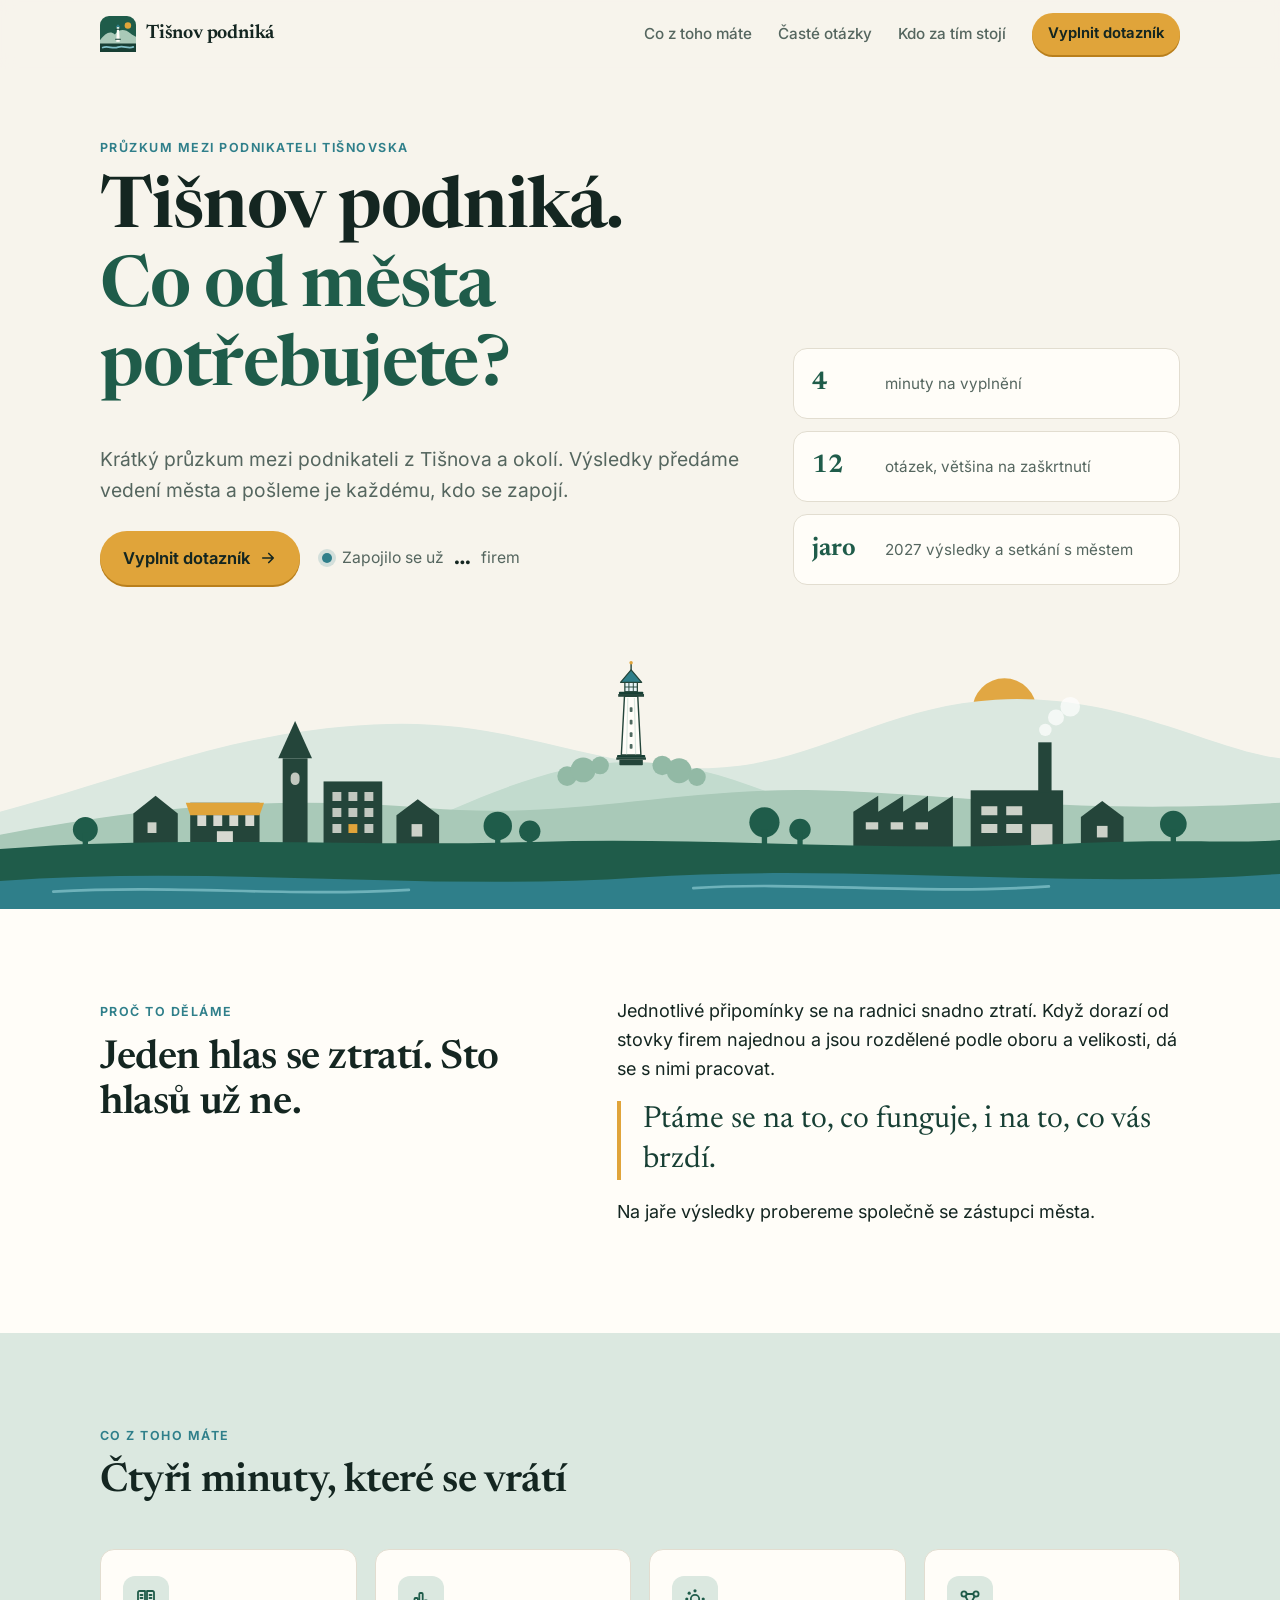
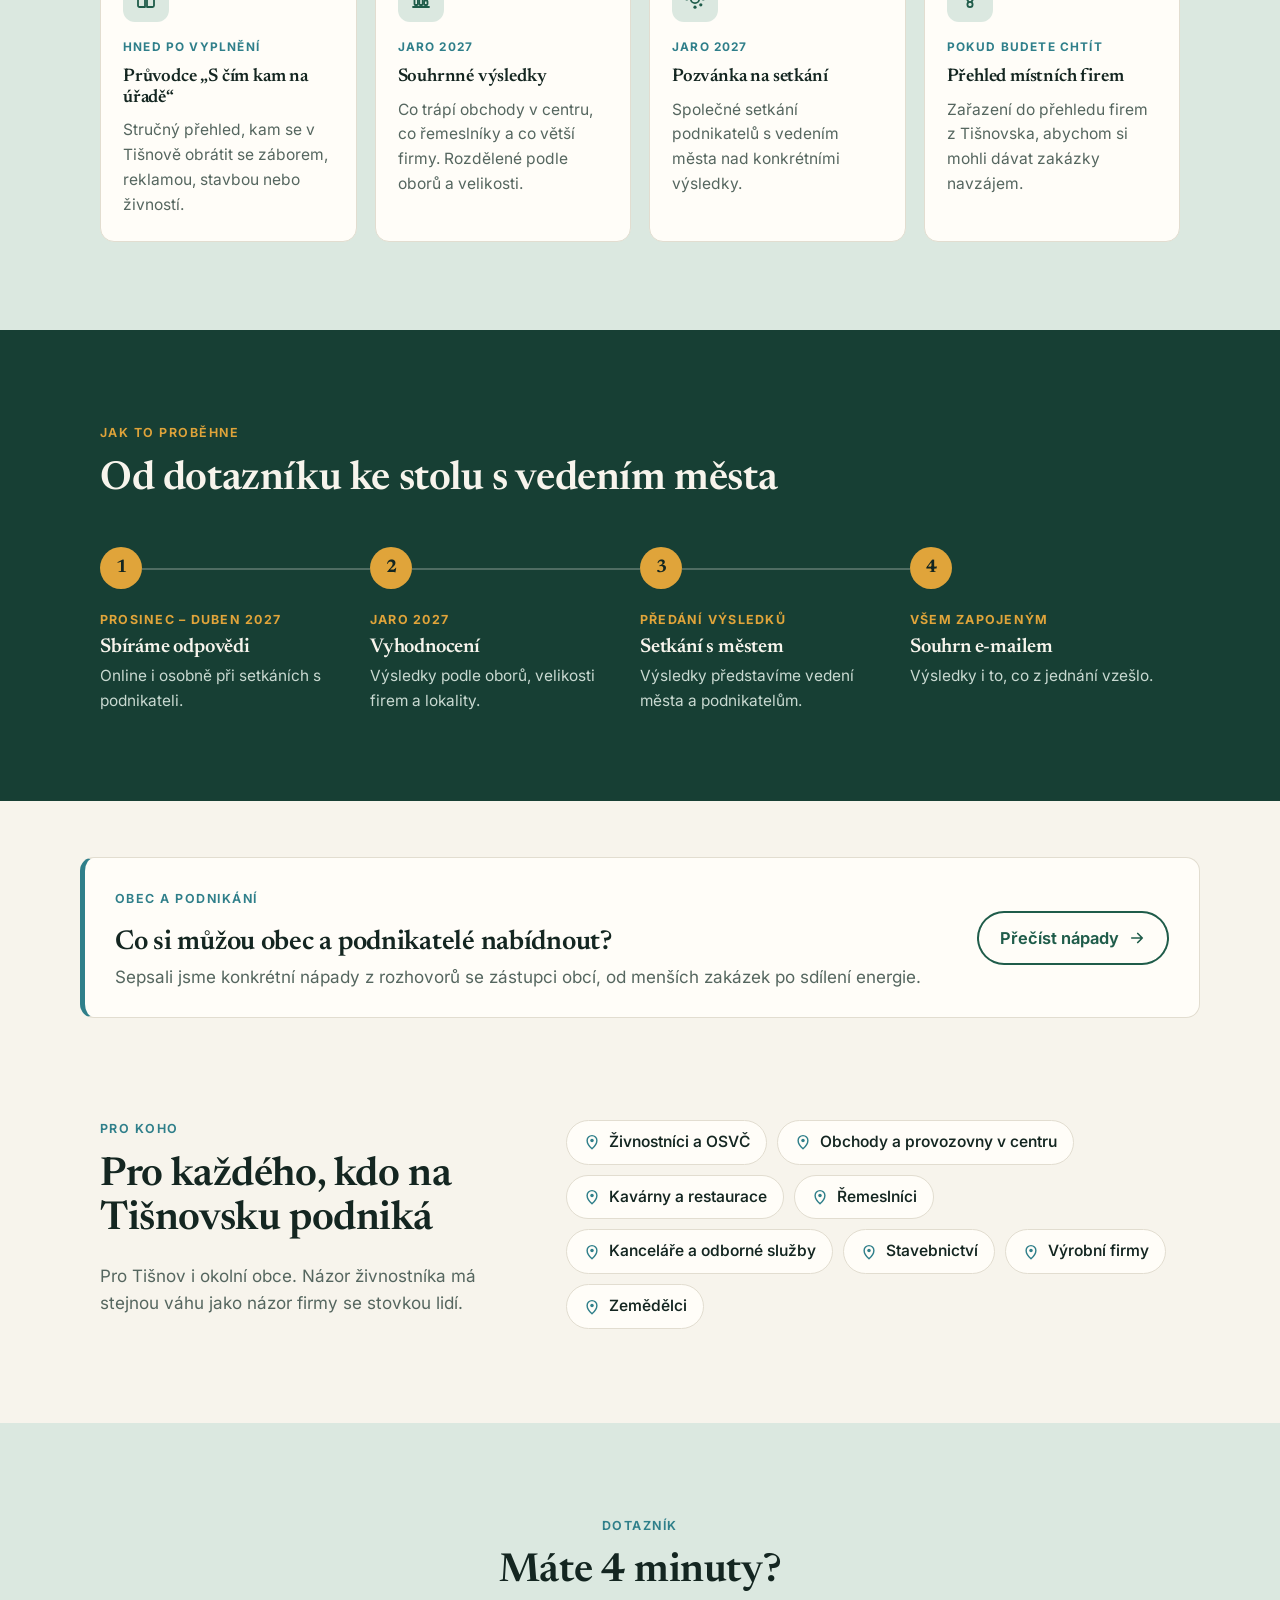
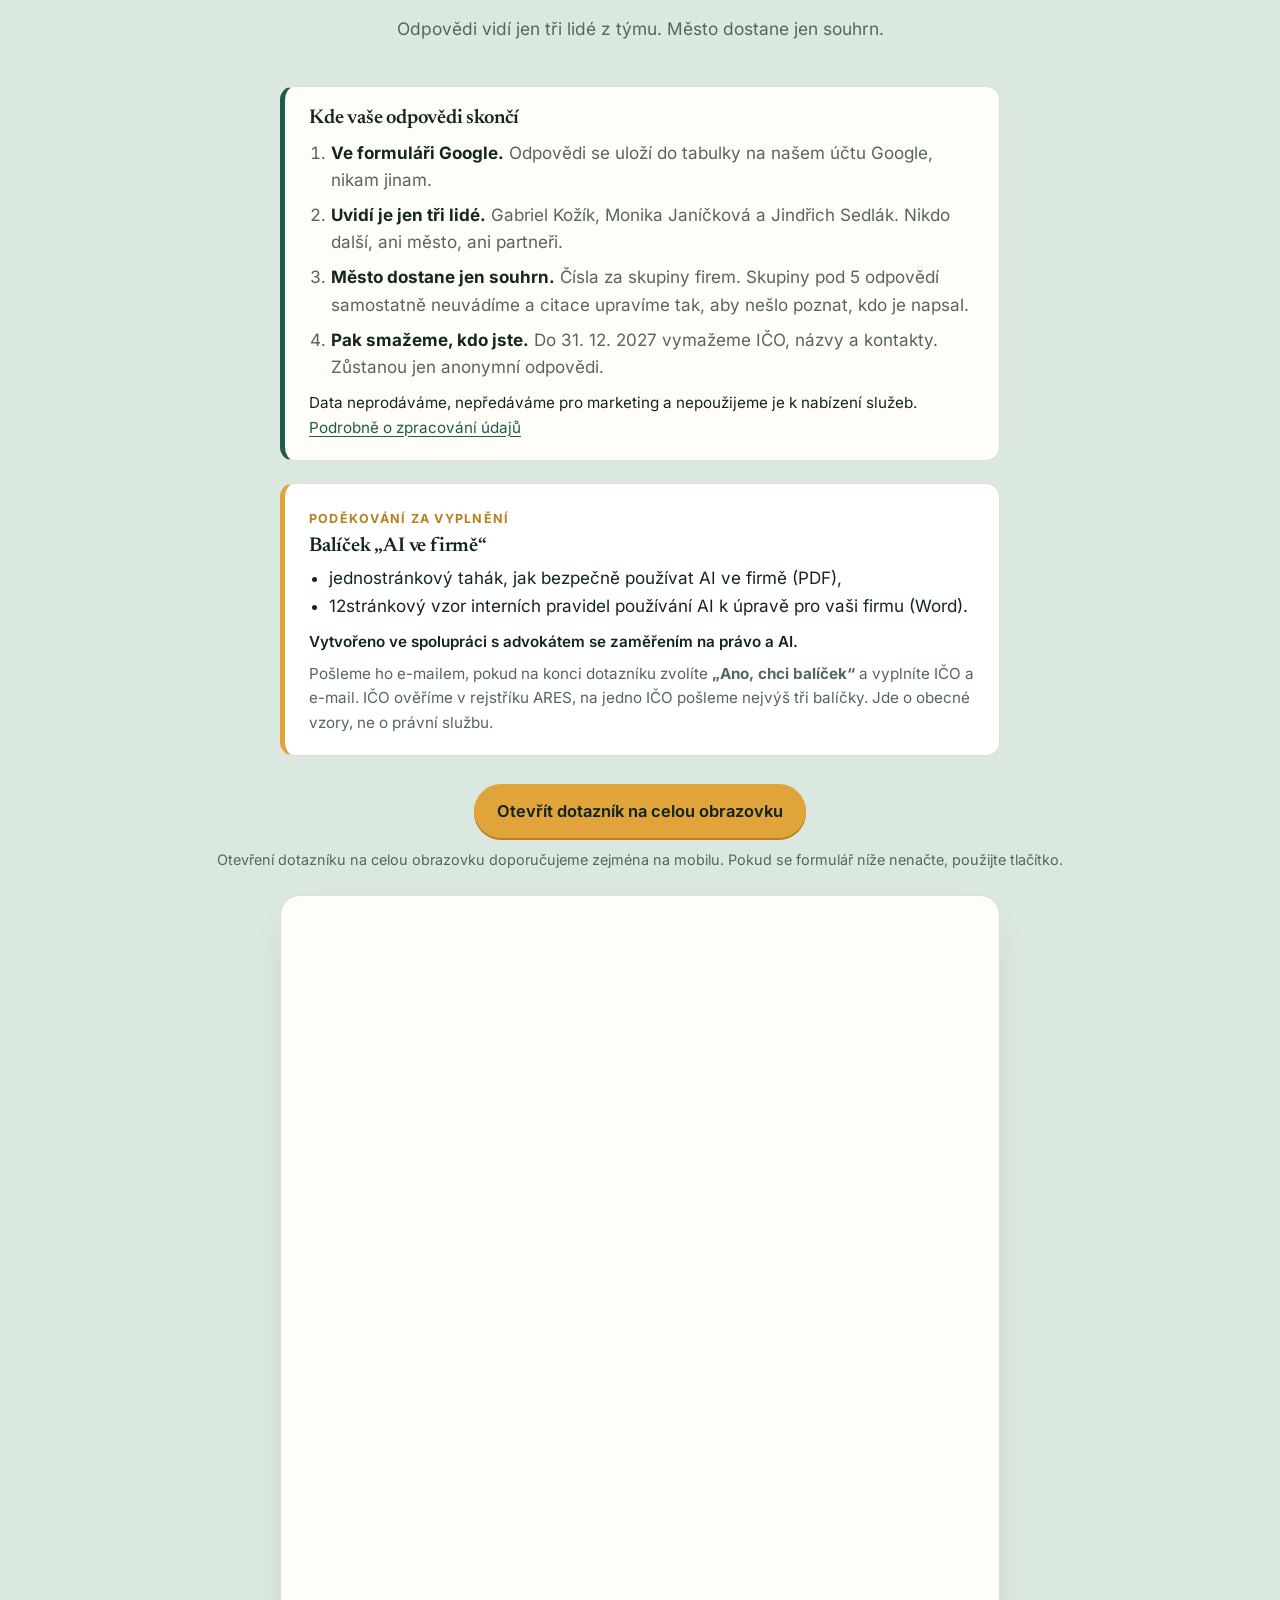
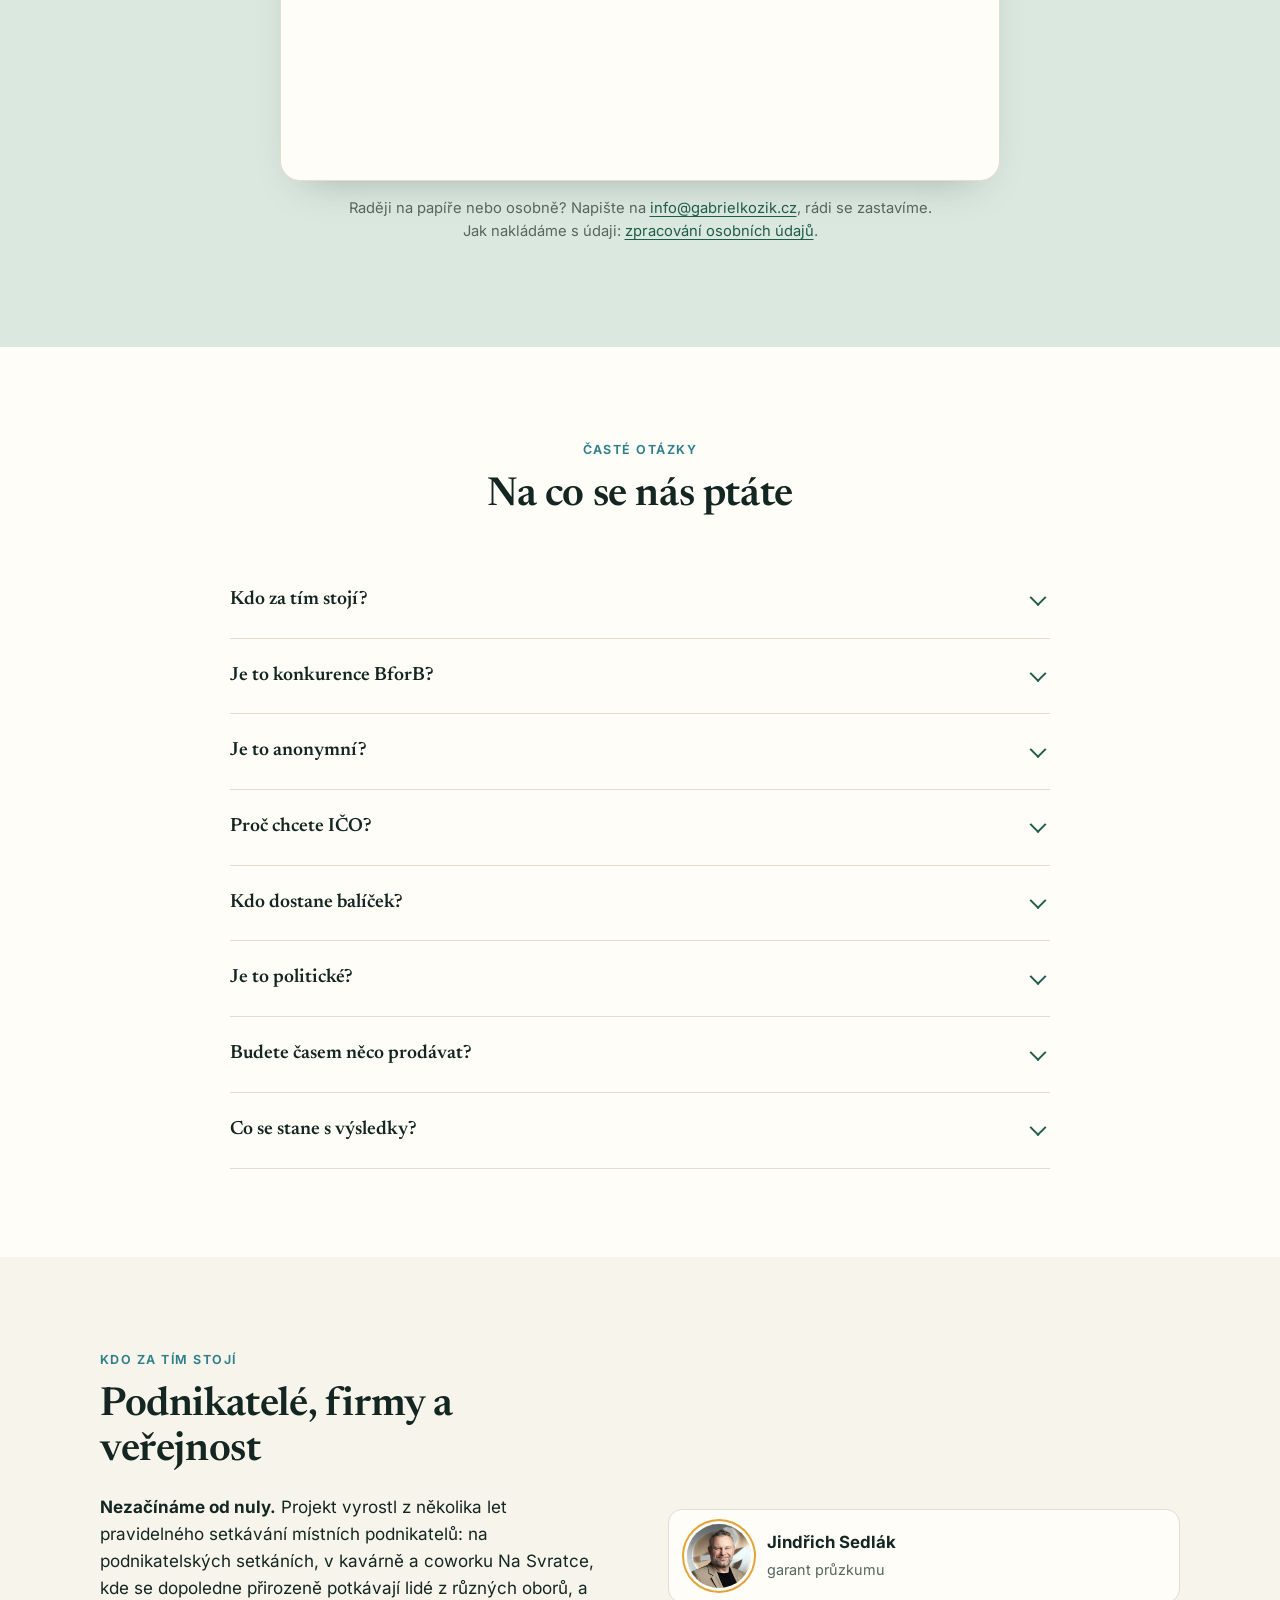
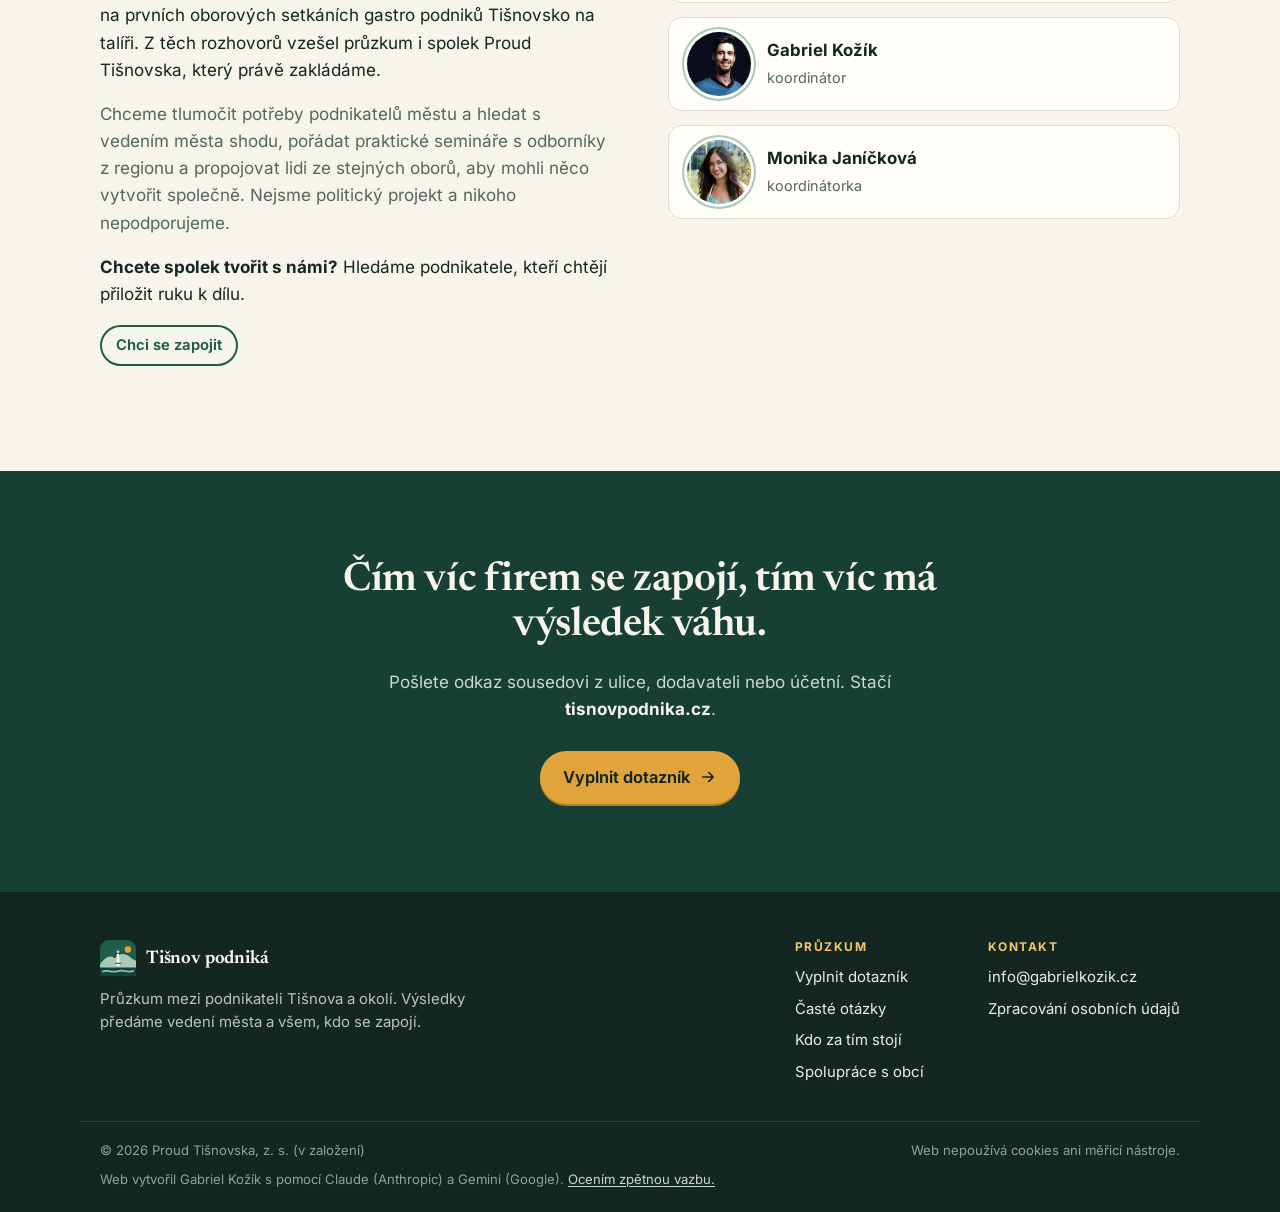
<file: index.html>
<!doctype html>
<html lang="cs">
<head>
  <meta charset="utf-8">
  <meta name="viewport" content="width=device-width, initial-scale=1">
  <title>Tišnov podniká – průzkum mezi podnikateli Tišnovska</title>
  <meta name="description" content="Krátký průzkum mezi podnikateli z Tišnova a okolí. 4 minuty, 12 otázek. Výsledky předáme vedení města a pošleme je každému, kdo se zapojí.">
  <link rel="canonical" href="https://tisnovpodnika.cz/">
  <meta name="theme-color" content="#173f34">

  <meta property="og:type" content="website">
  <meta property="og:locale" content="cs_CZ">
  <meta property="og:url" content="https://tisnovpodnika.cz/">
  <meta property="og:title" content="Tišnov podniká. Co od města potřebujete?">
  <meta property="og:description" content="Krátký průzkum mezi podnikateli z Tišnova a okolí. 4 minuty. Výsledky předáme vedení města a všem zapojeným.">
  <meta property="og:image" content="https://tisnovpodnika.cz/assets/og.png">
  <meta property="og:image:width" content="1200">
  <meta property="og:image:height" content="630">
  <meta name="twitter:card" content="summary_large_image">

  <link rel="icon" href="assets/favicon.svg" type="image/svg+xml">
  <link rel="apple-touch-icon" href="assets/apple-touch-icon.png">
  <link rel="preload" href="assets/fonts/newsreader-latin-opsz-normal.woff2" as="font" type="font/woff2" crossorigin>
  <link rel="preload" href="assets/fonts/inter-latin-wght-normal.woff2" as="font" type="font/woff2" crossorigin>
  <link rel="stylesheet" href="assets/styles.css?v=20261113c">
</head>
<body>
<a class="skip" href="#obsah">Přeskočit na obsah</a>

<!-- Symboly (logo + ikony) -->
<svg width="0" height="0" style="position:absolute" aria-hidden="true" focusable="false">
  <defs>
    <symbol id="logo" viewBox="0 0 40 40">
      <rect width="40" height="40" rx="10" fill="#1f5c4a"/>
      <circle cx="31" cy="10.5" r="3.6" fill="#e0a43a"/>
      <path d="M0 27 C6 19 11 16 16.5 20.5 C21 15 27 13.5 34 19.5 C36.5 21.5 38.5 22.5 40 23 V40 H0Z" fill="#a9c9b8"/>
      <!-- Silueta rozhledny Klucanina v logu -->
      <path d="M18.1 28.5 L18.8 14.5 H21.2 L21.9 28.5Z" fill="#fffdf8"/>
      <rect x="17.2" y="14.2" width="5.6" height="1.2" rx="0.4" fill="#173f34"/>
      <rect x="16.8" y="25.2" width="6.4" height="1.2" rx="0.4" fill="#173f34"/>
      <rect x="18.6" y="12.2" width="2.8" height="2" fill="#dbe8e0"/>
      <path d="M17.5 12.3 H22.5 L20 9.2Z" fill="#2f7f8a"/>
      <path d="M0 30.5 H40 V40 H0Z" fill="#173f34"/>
      <path d="M3 35 C9 32.5 14 37 20 34.6 C26 32.3 31 36.8 37 34.4" fill="none" stroke="#7fc0c7" stroke-width="2" stroke-linecap="round"/>
    </symbol>
    <symbol id="i-arrow" viewBox="0 0 24 24"><path d="M5 12h14M13 6l6 6-6 6" fill="none" stroke="currentColor" stroke-width="2.2" stroke-linecap="round" stroke-linejoin="round"/></symbol>
    <symbol id="i-guide" viewBox="0 0 24 24"><path d="M4 5.5A1.5 1.5 0 0 1 5.5 4H11v16H5.5A1.5 1.5 0 0 1 4 18.5zM20 5.5A1.5 1.5 0 0 0 18.5 4H13v16h5.5a1.5 1.5 0 0 0 1.5-1.5z" fill="none" stroke="currentColor" stroke-width="1.8" stroke-linejoin="round"/><path d="M6.5 8h2M6.5 11h2M15.5 8h2M15.5 11h2" stroke="currentColor" stroke-width="1.8" stroke-linecap="round"/></symbol>
    <symbol id="i-chart" viewBox="0 0 24 24"><path d="M4 20h16" stroke="currentColor" stroke-width="1.8" stroke-linecap="round"/><rect x="5.5" y="11" width="3.4" height="7" rx="1" fill="none" stroke="currentColor" stroke-width="1.8"/><rect x="10.3" y="6" width="3.4" height="12" rx="1" fill="none" stroke="currentColor" stroke-width="1.8"/><rect x="15.1" y="13.5" width="3.4" height="4.5" rx="1" fill="none" stroke="currentColor" stroke-width="1.8"/></symbol>
    <symbol id="i-table" viewBox="0 0 24 24"><circle cx="12" cy="12" r="4.2" fill="none" stroke="currentColor" stroke-width="1.8"/><circle cx="12" cy="3.8" r="1.6" fill="currentColor"/><circle cx="12" cy="20.2" r="1.6" fill="currentColor"/><circle cx="3.8" cy="12" r="1.6" fill="currentColor"/><circle cx="20.2" cy="12" r="1.6" fill="currentColor"/><circle cx="6.2" cy="6.2" r="1.6" fill="currentColor"/><circle cx="17.8" cy="17.8" r="1.6" fill="currentColor"/></symbol>
    <symbol id="i-network" viewBox="0 0 24 24"><circle cx="6" cy="7" r="2.6" fill="none" stroke="currentColor" stroke-width="1.8"/><circle cx="18" cy="7" r="2.6" fill="none" stroke="currentColor" stroke-width="1.8"/><circle cx="12" cy="17.5" r="2.6" fill="none" stroke="currentColor" stroke-width="1.8"/><path d="M8.6 7h6.8M7.3 9.3l3.4 5.9M16.7 9.3l-3.4 5.9" stroke="currentColor" stroke-width="1.8" stroke-linecap="round"/></symbol>
    <symbol id="i-pin" viewBox="0 0 24 24"><path d="M12 21s-6.5-5.6-6.5-11a6.5 6.5 0 0 1 13 0c0 5.4-6.5 11-6.5 11z" fill="none" stroke="currentColor" stroke-width="1.9" stroke-linejoin="round"/><circle cx="12" cy="10" r="2.3" fill="currentColor"/></symbol>
  </defs>
</svg>

<header class="site-header" id="top">
  <div class="wrap">
    <a class="brand" href="./" aria-label="Tišnov podniká – úvod">
      <svg aria-hidden="true"><use href="#logo"/></svg>
      <span>Tišnov podniká</span>
    </a>
    <nav class="nav" aria-label="Hlavní navigace">
      <a href="#co-z-toho-mate">Co z toho máte</a>
      <a href="#otazky">Časté otázky</a>
      <a href="#kdo">Kdo za tím stojí</a>
      <a class="btn btn--small" href="#dotaznik">Vyplnit dotazník</a>
    </nav>
  </div>
</header>

<main id="obsah">

  <!-- HERO s původním rozložením a ilustrací Tišnovska s rozhlednou Klucanina -->
  <section class="hero" aria-labelledby="hero-title">
    <div class="wrap hero-grid">
      <div>
        <span class="eyebrow">Průzkum mezi podnikateli Tišnovska</span>
        <h1 id="hero-title">Tišnov podniká.<br><em>Co od města potřebujete?</em></h1>
        <p class="lead">Krátký průzkum mezi podnikateli z Tišnova a okolí. Výsledky předáme vedení města a pošleme je každému, kdo se zapojí.</p>
        <div class="hero-actions">
          <a class="btn" href="#dotaznik">Vyplnit dotazník <svg aria-hidden="true"><use href="#i-arrow"/></svg></a>
          <!-- Počítadlo: číslo z Apps Scriptu; pod prahem (scripts/counter.js, MIN_ZOBRAZIT) se ukáže „Zapojují se první firmy“ -->
          <span class="counter"><span class="dot"></span>Zapojilo se už <strong id="pocet-firem">…</strong> firem</span>
        </div>
      </div>
      <!-- ZAPOJENÉ FIRMY: jen ty, které ve formuláři zaškrtly souhlas se zveřejněním názvu.
           Doplň názvy oddělené „ · “ a smaž atribut hidden. -->
      <p class="zapojeni" hidden><span>Už se zapojili:</span> [Firma A] · [Firma B] · [Firma C]</p>
      <ul class="facts" aria-label="Průzkum v číslech">
        <li><b>4</b><span>minuty na vyplnění</span></li>
        <li><b>12</b><span>otázek, většina na zaškrtnutí</span></li>
        <li><b>jaro</b><span>2027 výsledky a setkání s městem</span></li>
      </ul>
    </div>

    <!-- Ilustrace: krajina Tišnovska – kopec Klucanina s rozhlednou, Svratka, malé provozovny i větší firmy -->
    <svg class="landscape" viewBox="0 0 1440 320" preserveAspectRatio="xMidYMax slice" role="img" aria-label="Ilustrace: rozhledna Klucanina na kopci nad Tišnovem, řeka Svratka, domy, obchody i výrobní haly">
      <!-- Slunce -->
      <circle cx="1130" cy="96" r="36" fill="#e0a43a" opacity=".95"/>

      <!-- Zadní linie kopců -->
      <path d="M0 210 C150 170 260 120 420 112 C560 104 640 150 760 160 C900 172 980 92 1120 84 C1260 76 1360 140 1440 150 V320 H0Z" fill="#dbe8e0"/>

      <!-- Kopec Klucanina (středová dominanta nad městem) -->
      <path d="M440 236 C530 200 615 154 710 154 C805 154 890 200 980 236 Z" fill="#c2dbce"/>

      <!-- Lesní porost na úbočí Klucaniny -->
      <g fill="#92b9a5">
        <circle cx="638" cy="170" r="11"/>
        <circle cx="656" cy="163" r="14"/>
        <circle cx="675" cy="158" r="10"/>
        <circle cx="745" cy="158" r="11"/>
        <circle cx="764" cy="164" r="14"/>
        <circle cx="784" cy="171" r="10"/>
      </g>

      <!-- Tišnovská rozhledna (Klucanina) – celá viditelná -->
      <g transform="translate(710, 156) scale(0.88)">
        <!-- Základna / vstupní sokl -->
        <rect x="-15" y="-5" width="30" height="7" rx="1" fill="#24453a"/>
        <!-- Spodní vyhlídkový ochoz se zábradlím -->
        <rect x="-18" y="-11" width="36" height="3.5" rx="1" fill="#173f34"/>
        <rect x="-19" y="-8" width="38" height="3" fill="#24453a"/>
        <!-- Hlavní zužující se bílé tělo věže -->
        <path d="M-12.5 -11 L-8.5 -86 H8.5 L12.5 -11 Z" fill="#fffdf8" stroke="#24453a" stroke-width="1.8" stroke-linejoin="round"/>
        <!-- Typické svislé architektonické lizény a schodišťová okénka -->
        <line x1="-4.2" y1="-84" x2="-5.8" y2="-12" stroke="#dbe8e0" stroke-width="1.5"/>
        <line x1="4.2" y1="-84" x2="5.8" y2="-12" stroke="#dbe8e0" stroke-width="1.5"/>
        <rect x="-1.8" y="-72" width="3.6" height="6" rx="1" fill="#24453a" opacity=".8"/>
        <rect x="-1.8" y="-56" width="3.6" height="6" rx="1" fill="#24453a" opacity=".8"/>
        <rect x="-1.8" y="-40" width="3.6" height="6" rx="1" fill="#24453a" opacity=".8"/>
        <rect x="-1.8" y="-25" width="3.6" height="6" rx="1" fill="#24453a" opacity=".8"/>
        <!-- Horní vyhlídkový ochoz se zábradlím -->
        <rect x="-15.5" y="-92" width="31" height="3.5" rx="1" fill="#173f34"/>
        <rect x="-16.5" y="-89" width="33" height="3.5" fill="#24453a"/>
        <!-- Prosklená nástavba (lucerna) pod střechou -->
        <rect x="-8" y="-104" width="16" height="12" fill="#e6f2f5" stroke="#24453a" stroke-width="1.6"/>
        <line x1="-2.8" y1="-104" x2="-2.8" y2="-92" stroke="#24453a" stroke-width="1.2"/>
        <line x1="2.8" y1="-104" x2="2.8" y2="-92" stroke="#24453a" stroke-width="1.2"/>
        <line x1="-8" y1="-98" x2="8" y2="-98" stroke="#24453a" stroke-width="1.2"/>
        <!-- Jehlancová střecha s korouhvičkou -->
        <path d="M-13.5 -104 H13.5 L0 -120 Z" fill="#2f7f8a" stroke="#24453a" stroke-width="1.6" stroke-linejoin="round"/>
        <line x1="0" y1="-120" x2="0" y2="-129" stroke="#24453a" stroke-width="1.8" stroke-linecap="round"/>
        <circle cx="0" cy="-129" r="2.2" fill="#e0a43a"/>
      </g>

      <!-- Střední pás kopců -->
      <path d="M0 236 C180 202 320 192 480 206 C640 220 760 182 920 186 C1080 190 1200 214 1440 200 V320 H0Z" fill="#a9c9b8"/>

      <!-- Levá část: centrum města a radnice/kostel -->
      <g fill="#24453a">
        <path d="M150 256 V212 L175 192 L200 212 V256Z"/>
        <rect x="214" y="200" width="78" height="56"/>
        <rect x="318" y="150" width="28" height="106"/>
        <path d="M313 150 L332 108 L351 150Z"/>
        <rect x="364" y="176" width="66" height="80"/>
        <path d="M446 256 V214 L470 196 L494 214 V256Z"/>
      </g>
      <g fill="#e0a43a">
        <path d="M209 200 H297 L292 214 H214Z"/>
      </g>
      <g fill="#f7f4ec">
        <path d="M222 214 H232 V226 H222Z M240 214 H250 V226 H240Z M258 214 H268 V226 H258Z M276 214 H286 V226 H276Z" opacity=".85"/>
        <rect x="244" y="232" width="18" height="24" opacity=".85"/>
        <rect x="166" y="222" width="10" height="12" opacity=".8"/>
        <rect x="327" y="166" width="10" height="14" rx="5" opacity=".75"/>
        <path d="M374 188 h10 v10 h-10z M392 188 h10 v10 h-10z M410 188 h10 v10 h-10z M374 206 h10 v10 h-10z M392 206 h10 v10 h-10z M410 206 h10 v10 h-10z M374 224 h10 v10 h-10z M410 224 h10 v10 h-10z" opacity=".75"/>
        <rect x="392" y="224" width="10" height="10" fill="#e0a43a"/>
        <rect x="463" y="224" width="12" height="14" opacity=".8"/>
      </g>

      <!-- Pravá část: dílny a výroba -->
      <g fill="#24453a">
        <path d="M960 256 V210 L988 192 V210 L1016 192 V210 L1044 192 V210 L1072 192 V256Z"/>
        <rect x="1092" y="186" width="104" height="70"/>
        <rect x="1168" y="132" width="15" height="56"/>
        <path d="M1216 256 V216 L1240 198 L1264 216 V256Z"/>
      </g>
      <g fill="#f7f4ec" opacity=".8">
        <path d="M974 222 h14 v8 h-14z M1002 222 h14 v8 h-14z M1030 222 h14 v8 h-14z"/>
        <path d="M1104 204 h18 v10 h-18z M1132 204 h18 v10 h-18z M1104 224 h18 v10 h-18z M1132 224 h18 v10 h-18z"/>
        <rect x="1160" y="224" width="24" height="32"/>
        <rect x="1234" y="226" width="12" height="13"/>
      </g>
      <g fill="#ffffff" opacity=".7">
        <circle cx="1176" cy="118" r="7"/><circle cx="1188" cy="104" r="9"/><circle cx="1204" cy="92" r="11"/>
      </g>

      <!-- Stromy v údolí -->
      <g fill="#1f5c4a">
        <circle cx="560" cy="226" r="16"/><rect x="557" y="232" width="6" height="22"/>
        <circle cx="596" cy="232" r="12"/><rect x="593" y="236" width="6" height="18"/>
        <circle cx="860" cy="222" r="17"/><rect x="857" y="230" width="6" height="24"/>
        <circle cx="900" cy="230" r="12"/><rect x="897" y="234" width="6" height="20"/>
        <circle cx="1320" cy="224" r="15"/><rect x="1317" y="230" width="6" height="22"/>
        <circle cx="96" cy="230" r="14"/><rect x="93" y="234" width="6" height="20"/>
      </g>

      <!-- Břeh a řeka Svratka -->
      <path d="M0 252 C200 236 400 250 600 244 C800 238 1000 256 1200 246 C1320 240 1400 246 1440 242 V320 H0Z" fill="#1f5c4a"/>
      <path d="M0 288 C240 270 480 300 720 284 C960 268 1200 298 1440 280 V320 H0Z" fill="#2f7f8a"/>
      <path d="M60 300 C200 292 320 306 460 298 M780 296 C900 288 1040 304 1180 294" fill="none" stroke="#7fc0c7" stroke-width="3" stroke-linecap="round" opacity=".8"/>
    </svg>

  <!-- PROČ -->
  <section aria-labelledby="proc-title" style="background:var(--card)">
    <div class="wrap why">
      <div>
        <span class="eyebrow">Proč to děláme</span>
        <h2 id="proc-title">Jeden hlas se ztratí. Sto hlasů už ne.</h2>
      </div>
      <div>
        <p>Jednotlivé připomínky se na radnici snadno ztratí. Když dorazí od stovky firem najednou a jsou rozdělené podle oboru a velikosti, dá se s nimi pracovat.</p>
        <p class="quote">Ptáme se na to, co funguje, i na to, co vás brzdí.</p>
        <p style="margin-top:1em">Na jaře výsledky probereme společně se zástupci města.</p>
      </div>
    </div>
  </section>

  <!-- PŘÍNOSY -->
  <section class="section--tint" id="co-z-toho-mate" aria-labelledby="prinosy-title">
    <div class="wrap">
      <div class="section-head">
        <span class="eyebrow">Co z toho máte</span>
        <h2 id="prinosy-title">Čtyři minuty, které se vrátí</h2>
      </div>
      <div class="cards">
        <article class="card">
          <div class="icon"><svg aria-hidden="true"><use href="#i-guide"/></svg></div>
          <span class="when">Hned po vyplnění</span>
          <h3>Průvodce „S čím kam na úřadě“</h3>
          <p>Stručný přehled, kam se v Tišnově obrátit se záborem, reklamou, stavbou nebo živností.</p>
        </article>
        <article class="card">
          <div class="icon"><svg aria-hidden="true"><use href="#i-chart"/></svg></div>
          <span class="when">Jaro 2027</span>
          <h3>Souhrnné výsledky</h3>
          <p>Co trápí obchody v centru, co řemeslníky a co větší firmy. Rozdělené podle oborů a velikosti.</p>
        </article>
        <article class="card">
          <div class="icon"><svg aria-hidden="true"><use href="#i-table"/></svg></div>
          <span class="when">Jaro 2027</span>
          <h3>Pozvánka na setkání</h3>
          <p>Společné setkání podnikatelů s vedením města nad konkrétními výsledky.</p>
        </article>
        <article class="card">
          <div class="icon"><svg aria-hidden="true"><use href="#i-network"/></svg></div>
          <span class="when">Pokud budete chtít</span>
          <h3>Přehled místních firem</h3>
          <p>Zařazení do přehledu firem z Tišnovska, abychom si mohli dávat zakázky navzájem.</p>
        </article>
      </div>
    </div>
  </section>

  <!-- JAK TO PROBĚHNE -->
  <section class="section--dark" aria-labelledby="jak-title">
    <div class="wrap">
      <div class="section-head">
        <span class="eyebrow">Jak to proběhne</span>
        <h2 id="jak-title">Od dotazníku ke stolu s vedením města</h2>
      </div>
      <ol class="steps">
        <li><span class="t">Prosinec – duben 2027</span><h3>Sbíráme odpovědi</h3><p>Online i osobně při setkáních s podnikateli.</p></li>
        <li><span class="t">Jaro 2027</span><h3>Vyhodnocení</h3><p>Výsledky podle oborů, velikosti firem a lokality.</p></li>
        <li><span class="t">Předání výsledků</span><h3>Setkání s městem</h3><p>Výsledky představíme vedení města a podnikatelům.</p></li>
        <li><span class="t">Všem zapojeným</span><h3>Souhrn e-mailem</h3><p>Výsledky i to, co z jednání vzešlo.</p></li>
      </ol>
    </div>
  </section>

  <!-- SPOLUPRÁCE S OBCÍ – upoutávka na podstránku -->
  <section class="teaser" aria-labelledby="teaser-title">
    <div class="wrap teaser-band">
      <div>
        <span class="eyebrow">Obec a podnikání</span>
        <h2 id="teaser-title">Co si můžou obec a podnikatelé nabídnout?</h2>
        <p>Sepsali jsme konkrétní nápady z rozhovorů se zástupci obcí, od menších zakázek po sdílení energie.</p>
      </div>
      <a class="btn btn--ghost" href="spoluprace-s-obci.html">Přečíst nápady <svg aria-hidden="true"><use href="#i-arrow"/></svg></a>
    </div>
  </section>

  <!-- PRO KOHO -->
  <section aria-labelledby="pro-koho-title">
    <div class="wrap who">
      <div>
        <span class="eyebrow">Pro koho</span>
        <h2 id="pro-koho-title">Pro každého, kdo na Tišnovsku podniká</h2>
        <p style="color:var(--muted)">Pro Tišnov i okolní obce. Názor živnostníka má stejnou váhu jako názor firmy se stovkou lidí.</p>
      </div>
      <ul class="chips">
        <li><svg aria-hidden="true"><use href="#i-pin"/></svg>Živnostníci a OSVČ</li>
        <li><svg aria-hidden="true"><use href="#i-pin"/></svg>Obchody a provozovny v centru</li>
        <li><svg aria-hidden="true"><use href="#i-pin"/></svg>Kavárny a restaurace</li>
        <li><svg aria-hidden="true"><use href="#i-pin"/></svg>Řemeslníci</li>
        <li><svg aria-hidden="true"><use href="#i-pin"/></svg>Kanceláře a odborné služby</li>
        <li><svg aria-hidden="true"><use href="#i-pin"/></svg>Stavebnictví</li>
        <li><svg aria-hidden="true"><use href="#i-pin"/></svg>Výrobní firmy</li>
        <li><svg aria-hidden="true"><use href="#i-pin"/></svg>Zemědělci</li>
      </ul>
    </div>
  </section>

  <!-- DOTAZNÍK -->
  <section class="section--tint" id="dotaznik" aria-labelledby="dotaznik-title">
    <div class="wrap">
      <div class="section-head" style="margin-left:auto;margin-right:auto;text-align:center">
        <span class="eyebrow">Dotazník</span>
        <h2 id="dotaznik-title">Máte 4 minuty?</h2>
        <p>Odpovědi vidí jen tři lidé z týmu. Město dostane jen souhrn.</p>
      </div>
      <div class="data-path" aria-labelledby="data-title">
        <h3 id="data-title">Kde vaše odpovědi skončí</h3>
        <ol>
          <li><b>Ve formuláři Google.</b> Odpovědi se uloží do tabulky na našem účtu Google, nikam jinam.</li>
          <li><b>Uvidí je jen tři lidé.</b> Gabriel Kožík, Monika Janíčková a Jindřich Sedlák. Nikdo další, ani město, ani partneři.</li>
          <li><b>Město dostane jen souhrn.</b> Čísla za skupiny firem. Skupiny pod 5 odpovědí samostatně neuvádíme a citace upravíme tak, aby nešlo poznat, kdo je napsal.</li>
          <li><b>Pak smažeme, kdo jste.</b> Do 31. 12. 2027 vymažeme IČO, názvy a kontakty. Zůstanou jen anonymní odpovědi.</li>
        </ol>
        <p>Data neprodáváme, nepředáváme pro marketing a nepoužijeme je k nabízení služeb. <a href="zpracovani-udaju.html">Podrobně o zpracování údajů</a></p>
      </div>
      <aside class="bonus" aria-labelledby="bonus-title">
        <span class="bonus-tag">Poděkování za vyplnění</span>
        <h3 id="bonus-title">Balíček „AI ve firmě“</h3>
        <ul>
          <li>jednostránkový tahák, jak bezpečně používat AI ve firmě (PDF),</li>
          <li>12stránkový vzor interních pravidel používání AI k úpravě pro vaši firmu (Word).</li>
        </ul>
        <p class="bonus-author">Vytvořeno ve spolupráci s advokátem se zaměřením na právo a AI.</p>
        <p>Pošleme ho e-mailem, pokud na konci dotazníku zvolíte <b>„Ano, chci balíček“</b> a vyplníte IČO a e-mail. IČO ověříme v rejstříku ARES, na jedno IČO pošleme nejvýš tři balíčky. Jde o obecné vzory, ne o právní službu.</p>
      </aside>
      <div class="form-actions">
        <a class="btn" href="https://docs.google.com/forms/d/e/1FAIpQLSfd_j7xZmK52_cejAnsFtzk-m5cvb_ZTknBNj3Xup1VNatrFA/viewform" target="_blank" rel="noopener">Otevřít dotazník na celou obrazovku</a>
        <span>Otevření dotazníku na celou obrazovku doporučujeme zejména na mobilu. Pokud se formulář níže nenačte, použijte tlačítko.</span>
      </div>
      <div class="form-card">
        <iframe src="https://docs.google.com/forms/d/e/1FAIpQLSfd_j7xZmK52_cejAnsFtzk-m5cvb_ZTknBNj3Xup1VNatrFA/viewform?embedded=true" loading="lazy" title="Dotazník Tišnov podniká">Načítání…</iframe>
      </div>
      <p class="form-note">Raději na papíře nebo osobně? Napište na <a href="mailto:info@gabrielkozik.cz">info@gabrielkozik.cz</a>, rádi se zastavíme.<br>Jak nakládáme s údaji: <a href="zpracovani-udaju.html">zpracování osobních údajů</a>.</p>
    </div>
  </section>

  <!-- FAQ -->
  <section id="otazky" aria-labelledby="faq-title" style="background:var(--card)">
    <div class="wrap">
      <div class="section-head" style="margin-left:auto;margin-right:auto;text-align:center">
        <span class="eyebrow">Časté otázky</span>
        <h2 id="faq-title">Na co se nás ptáte</h2>
      </div>
      <div class="faq">
        <details>
          <summary>Kdo za tím stojí?</summary>
          <p>Průzkum Tišnov podniká je projektem spolku Proud Tišnovska, z. s. (v založení). Garantem průzkumu je Jindřich Sedlák, koordinují ho Gabriel Kožík a Monika Janíčková. Brzy se přidají další podnikatelé z Tišnovska.</p>
        </details>
        <details>
          <summary>Je to konkurence BforB?</summary>
          <p>Ne. BforB je obchodní networkingový klub. Proud Tišnovska se věnuje komunikaci podnikatelů s městem, odborným seminářům a potřebám veřejnosti. Kontakty ani členy si nebereme. Kdo hledá obchodní kontakty, toho rádi doporučíme do BforB Na Svratce.</p>
        </details>
        <details>
          <summary>Je to anonymní?</summary>
          <p>Odpovědi zpracováváme důvěrně a zveřejňujeme jen souhrnně. Jména firem nikdy nebudou spojena s konkrétními odpověďmi.</p>
        </details>
        <details>
          <summary>Proč chcete IČO?</summary>
          <p>Abychom ověřili, že odpovídají skuteční podnikatelé. Není povinné, ale data z ověřených odpovědí mají u města větší váhu.</p>
        </details>
        <details>
          <summary>Kdo dostane balíček?</summary>
          <p>Každý, kdo dotazník vyplní, na konci zvolí „Ano, chci balíček“ a vyplní IČO a e-mail. IČO ověříme ve veřejném rejstříku ARES. Na jedno IČO pošleme nejvýš tři balíčky. Balíček odejde automaticky obvykle do pár minut, jinak do týdne.</p>
        </details>
        <details>
          <summary>Je to politické?</summary>
          <p>Ne. Nepodporujeme žádnou stranu ani kandidáta. Na radnici nejdeme bojovat, ale hledat shodu. Ptáme se stejně na to, co funguje, i na to, co ne. Výsledky dostane vedení města dřív než veřejnost.</p>
        </details>
        <details>
          <summary>Budete časem něco prodávat?</summary>
          <p>Spolek bude mít členské příspěvky a některé akce, třeba odborné semináře, budou placené, protože stojí peníze. Průzkum, jeho výsledky a setkání s městem zůstanou zdarma. Vyplněním dotazníku se k ničemu nezavazujete a nikdo vám kvůli němu nebude nic nabízet.</p>
        </details>
        <details>
          <summary>Co se stane s výsledky?</summary>
          <p>Na jaře je představíme na setkání podnikatelů se zástupci města a zveřejníme souhrn. Všem, kdo o to stojí, ho pošleme e-mailem.</p>
        </details>
        </div>
    </div>
  </section>

  <!-- VIDEO: až bude hotové, ulož assets/video/uvod.mp4 (do 20 MB), náhled assets/video/uvod.jpg
       a titulky assets/video/uvod.vtt, pak odkomentuj blok níže.
  <section class="video-sec" aria-labelledby="video-title">
    <div class="wrap">
      <div class="section-head" style="margin-left:auto;margin-right:auto;text-align:center">
        <span class="eyebrow">Proč to děláme</span>
        <h2 id="video-title">Za minutu vysvětlíme proč</h2>
      </div>
      <video class="intro-video" controls preload="none" playsinline poster="assets/video/uvod.jpg">
        <source src="assets/video/uvod.mp4" type="video/mp4">
        <track kind="captions" src="assets/video/uvod.vtt" srclang="cs" label="Čeština" default>
      </video>
    </div>
  </section>
  -->

  <!-- KDO -->
  <section id="kdo" aria-labelledby="kdo-title">
    <div class="wrap team">
      <div>
        <span class="eyebrow">Kdo za tím stojí</span>
        <h2 id="kdo-title">Podnikatelé, firmy a veřejnost</h2>
        <p><b>Nezačínáme od nuly.</b> Projekt vyrostl z několika let pravidelného setkávání místních podnikatelů: na podnikatelských setkáních, v kavárně a coworku Na Svratce, kde se dopoledne přirozeně potkávají lidé z různých oborů, a na prvních oborových setkáních gastro podniků Tišnovsko na talíři. Z těch rozhovorů vzešel průzkum i spolek Proud Tišnovska, který právě zakládáme.</p>
        <p style="color:var(--muted)">Chceme tlumočit potřeby podnikatelů městu a hledat s vedením města shodu, pořádat praktické semináře s odborníky z regionu a propojovat lidi ze stejných oborů, aby mohli něco vytvořit společně. Nejsme politický projekt a nikoho nepodporujeme.</p>
        <p><b>Chcete spolek tvořit s námi?</b> Hledáme podnikatele, kteří chtějí přiložit ruku k dílu.</p>
        <p><a class="btn btn--ghost btn--small" href="mailto:info@gabrielkozik.cz?subject=Chci%20se%20zapojit%20do%20spolku%20Proud%20Ti%C5%A1novska">Chci se zapojit</a></p>
      </div>
      <ul class="people">
        <li><img class="avatar-img" src="assets/img/jindrich-sedlak.webp" width="64" height="64" alt="Jindřich Sedlák" loading="lazy"><div><b>Jindřich Sedlák</b><small>garant průzkumu</small></div></li>
        <li><img class="avatar-img" src="assets/img/gabriel-kozik.webp" width="64" height="64" alt="Gabriel Kožík" loading="lazy"><div><b>Gabriel Kožík</b><small>koordinátor</small></div></li>
        <li><img class="avatar-img" src="assets/img/monika-janickova.webp" width="64" height="64" alt="Monika Janíčková" loading="lazy"><div><b>Monika Janíčková</b><small>koordinátorka</small></div></li>
      </ul>
    </div>
  </section>

  <!-- CTA -->
  <section class="section--dark cta-band" aria-labelledby="cta-title">
    <div class="wrap">
      <h2 id="cta-title">Čím víc firem se zapojí, tím víc má výsledek váhu.</h2>
      <p>Pošlete odkaz sousedovi z ulice, dodavateli nebo účetní. Stačí <b style="color:var(--paper)">tisnovpodnika.cz</b>.</p>
      <a class="btn" href="#dotaznik">Vyplnit dotazník <svg aria-hidden="true"><use href="#i-arrow"/></svg></a>
    </div>
  </section>

</main>

<footer class="site-footer">
  <div class="wrap footer-top">
    <div class="footer-brand">
      <a class="brand" href="./"><svg aria-hidden="true"><use href="#logo"/></svg><span>Tišnov podniká</span></a>
      <p>Průzkum mezi podnikateli Tišnova a okolí. Výsledky předáme vedení města a všem, kdo se zapojí.</p>
    </div>
    <nav class="footer-nav" aria-label="Odkazy v patičce">
      <div>
        <h2>Průzkum</h2>
        <a href="./#dotaznik">Vyplnit dotazník</a>
        <a href="./#otazky">Časté otázky</a>
        <a href="./#kdo">Kdo za tím stojí</a>
        <a href="spoluprace-s-obci.html">Spolupráce s obcí</a>
      </div>
      <div>
        <h2>Kontakt</h2>
        <a href="mailto:info@gabrielkozik.cz">info@gabrielkozik.cz</a>
        <a href="zpracovani-udaju.html">Zpracování osobních údajů</a>
      </div>
    </nav>
  </div>
  <div class="wrap footer-bottom">
    <span>© 2026 Proud Tišnovska, z. s. (v založení)</span>
    <span>Web nepoužívá cookies ani měřicí nástroje.</span>
    <span class="footer-credit">Web vytvořil Gabriel Kožík s pomocí Claude (Anthropic) a Gemini (Google). <a href="mailto:info@gabrielkozik.cz?subject=Zpětná%20vazba%20k%20webu%20Tišnov%20podniká">Ocením zpětnou vazbu.</a></span>
  </div>
</footer>

<script>
  (function () {
    var h = document.querySelector('.site-header');
    var on = function () { h.classList.toggle('scrolled', window.scrollY > 8); };
    window.addEventListener('scroll', on, { passive: true }); on();
  })();
</script>

<script src="scripts/counter.js?v=20261113c" defer></script>
</body>
</html>
</file>
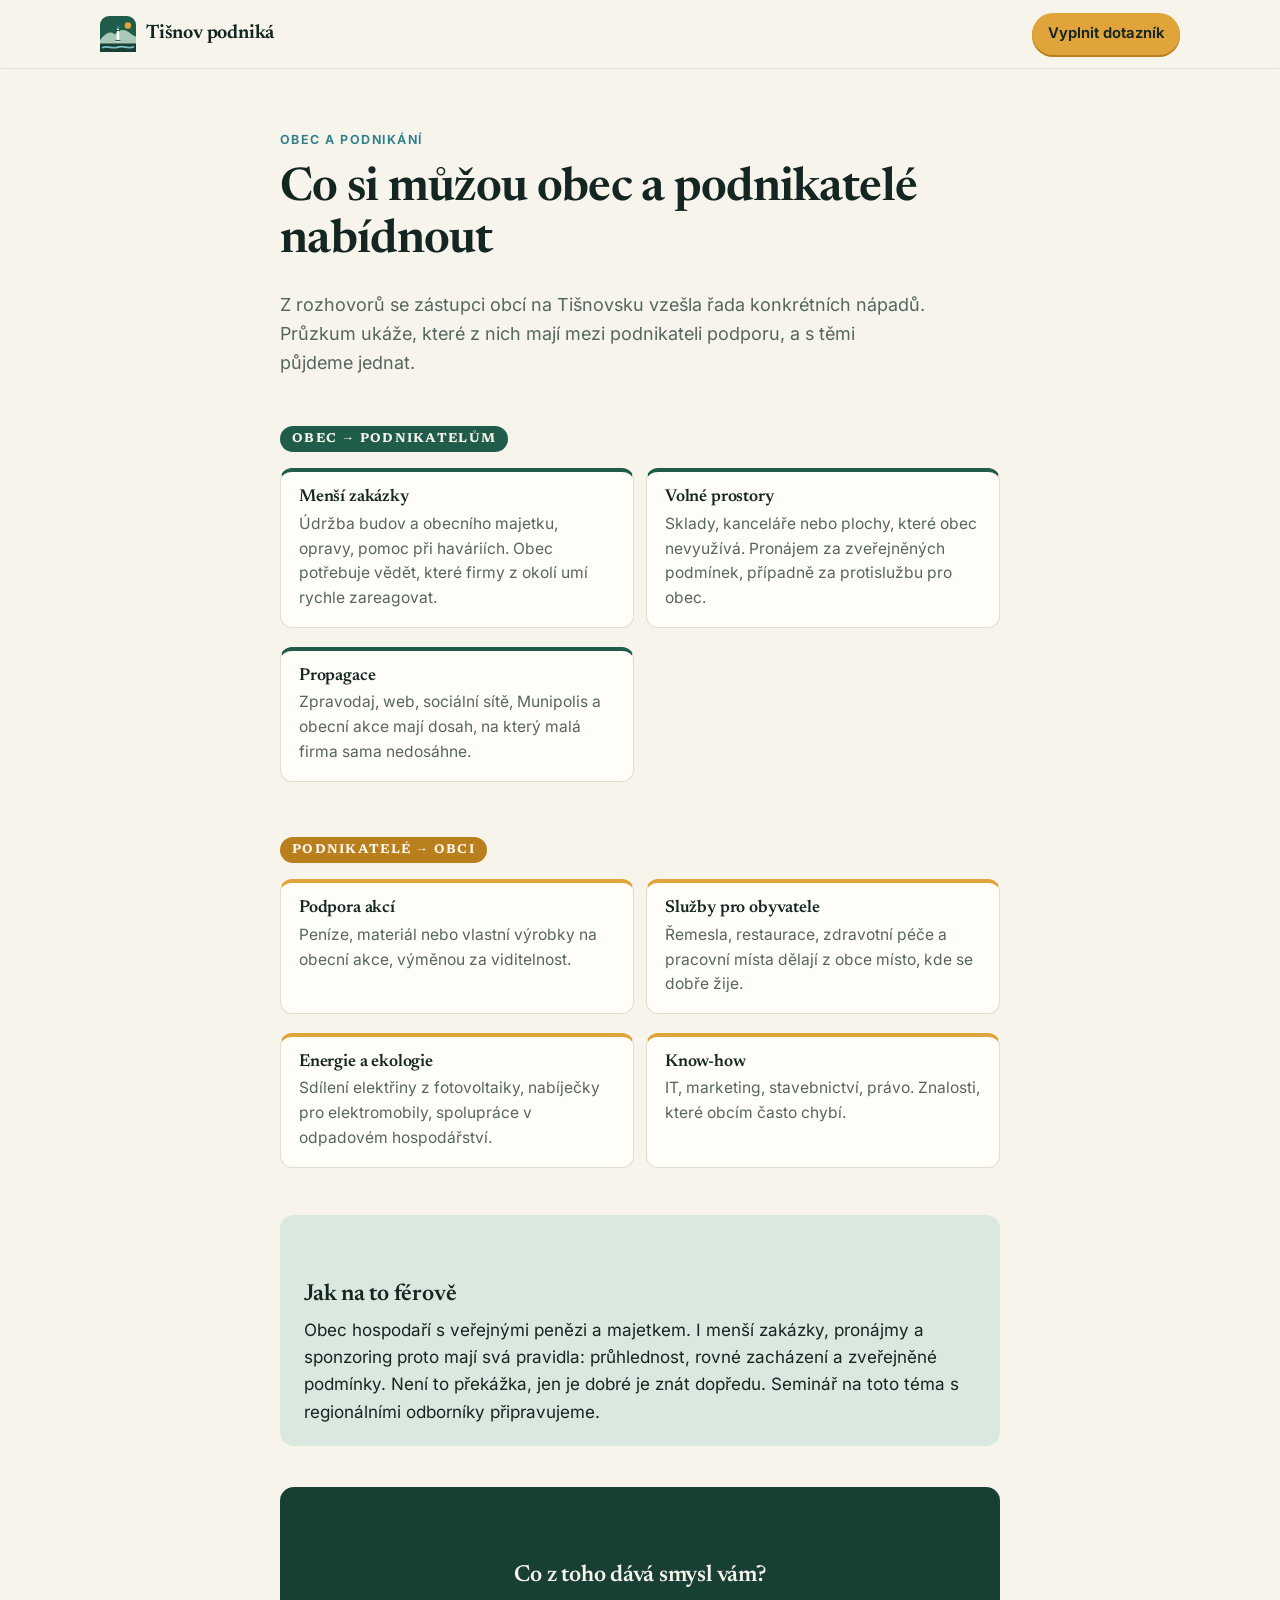
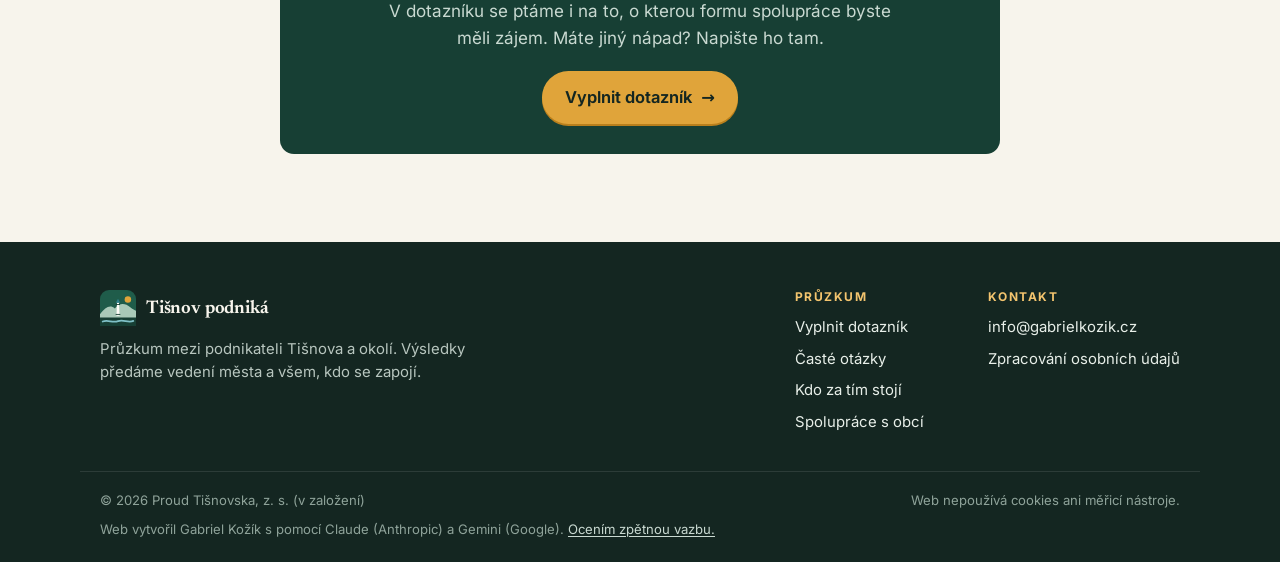
<file: spoluprace-s-obci.html>
<!doctype html>
<html lang="cs">
<head>
  <meta charset="utf-8">
  <meta name="viewport" content="width=device-width, initial-scale=1">
  <title>Spolupráce obce a podnikatelů – Tišnov podniká</title>
  <meta name="description" content="Co si můžou obce na Tišnovsku a místní podnikatelé nabídnout: zakázky, prostory, propagace, akce, energie a know-how.">
  <link rel="canonical" href="https://tisnovpodnika.cz/spoluprace-s-obci">
  <meta name="theme-color" content="#173f34">
  <link rel="icon" href="assets/favicon.svg" type="image/svg+xml">
  <link rel="stylesheet" href="assets/styles.css?v=20261113c">
</head>
<body>
<header class="site-header scrolled">
  <div class="wrap">
    <a class="brand" href="./" aria-label="Tišnov podniká – úvod">
      <svg aria-hidden="true" viewBox="0 0 40 40"><rect width="40" height="40" rx="10" fill="#1f5c4a"/><circle cx="31" cy="10.5" r="3.6" fill="#e0a43a"/><path d="M0 27 C6 19 11 16 16.5 20.5 C21 15 27 13.5 34 19.5 C36.5 21.5 38.5 22.5 40 23 V40 H0Z" fill="#a9c9b8"/><path d="M18.3 28.5 L18.9 14 H21.1 L21.7 28.5Z" fill="#fffdf8"/><path d="M17.6 14.2 H22.4 L20 9.6Z" fill="#2f7f8a"/><rect x="17.7" y="15.6" width="4.6" height="1" fill="#173f34"/><rect x="17.4" y="26.6" width="5.2" height="1" fill="#173f34"/><path d="M0 30.5 H40 V40 H0Z" fill="#173f34"/><path d="M3 35 C9 32.5 14 37 20 34.6 C26 32.3 31 36.8 37 34.4" fill="none" stroke="#7fc0c7" stroke-width="2" stroke-linecap="round"/></svg>
      <span>Tišnov podniká</span>
    </a>
    <nav class="nav"><a class="btn btn--small" href="./#dotaznik">Vyplnit dotazník</a></nav>
  </div>
</header>

<main class="prose prose--coop">
  <span class="eyebrow">Obec a podnikání</span>
  <h1>Co si můžou obec a podnikatelé nabídnout</h1>
  <p class="lead">Z rozhovorů se zástupci obcí na Tišnovsku vzešla řada konkrétních nápadů. Průzkum ukáže, které z nich mají mezi podnikateli podporu, a s těmi půjdeme jednat.</p>

  <section class="coop-group" aria-labelledby="obec-firmam">
    <h2 id="obec-firmam"><span class="coop-dir">Obec → podnikatelům</span></h2>
    <ul class="coop-list">
      <li><h3>Menší zakázky</h3><p>Údržba budov a obecního majetku, opravy, pomoc při haváriích. Obec potřebuje vědět, které firmy z okolí umí rychle zareagovat.</p></li>
      <li><h3>Volné prostory</h3><p>Sklady, kanceláře nebo plochy, které obec nevyužívá. Pronájem za zveřejněných podmínek, případně za protislužbu pro obec.</p></li>
      <li><h3>Propagace</h3><p>Zpravodaj, web, sociální sítě, Munipolis a obecní akce mají dosah, na který malá firma sama nedosáhne.</p></li>
    </ul>
  </section>

  <section class="coop-group" aria-labelledby="firmy-obci">
    <h2 id="firmy-obci"><span class="coop-dir coop-dir--alt">Podnikatelé → obci</span></h2>
    <ul class="coop-list coop-list--alt">
      <li><h3>Podpora akcí</h3><p>Peníze, materiál nebo vlastní výrobky na obecní akce, výměnou za viditelnost.</p></li>
      <li><h3>Služby pro obyvatele</h3><p>Řemesla, restaurace, zdravotní péče a pracovní místa dělají z obce místo, kde se dobře žije.</p></li>
      <li><h3>Energie a ekologie</h3><p>Sdílení elektřiny z fotovoltaiky, nabíječky pro elektromobily, spolupráce v odpadovém hospodářství.</p></li>
      <li><h3>Know-how</h3><p>IT, marketing, stavebnictví, právo. Znalosti, které obcím často chybí.</p></li>
    </ul>
  </section>

  <aside class="coop-note" aria-labelledby="ferove">
    <h2 id="ferove">Jak na to férově</h2>
    <p>Obec hospodaří s veřejnými penězi a majetkem. I menší zakázky, pronájmy a sponzoring proto mají svá pravidla: průhlednost, rovné zacházení a zveřejněné podmínky. Není to překážka, jen je dobré je znát dopředu. Seminář na toto téma s regionálními odborníky připravujeme.</p>
  </aside>

  <div class="coop-cta">
    <h2>Co z toho dává smysl vám?</h2>
    <p>V dotazníku se ptáme i na to, o kterou formu spolupráce byste měli zájem. Máte jiný nápad? Napište ho tam.</p>
    <a class="btn" href="./#dotaznik">Vyplnit dotazník <span aria-hidden="true">→</span></a>
  </div>
</main>

<footer class="site-footer">
  <div class="wrap footer-top">
    <div class="footer-brand">
      <a class="brand" href="./"><svg aria-hidden="true" viewBox="0 0 40 40"><rect width="40" height="40" rx="10" fill="#1f5c4a"/><circle cx="31" cy="10.5" r="3.6" fill="#e0a43a"/><path d="M0 27 C6 19 11 16 16.5 20.5 C21 15 27 13.5 34 19.5 C36.5 21.5 38.5 22.5 40 23 V40 H0Z" fill="#a9c9b8"/><path d="M18.3 28.5 L18.9 14 H21.1 L21.7 28.5Z" fill="#fffdf8"/><path d="M17.6 14.2 H22.4 L20 9.6Z" fill="#2f7f8a"/><rect x="17.7" y="15.6" width="4.6" height="1" fill="#173f34"/><rect x="17.4" y="26.6" width="5.2" height="1" fill="#173f34"/><path d="M0 30.5 H40 V40 H0Z" fill="#173f34"/><path d="M3 35 C9 32.5 14 37 20 34.6 C26 32.3 31 36.8 37 34.4" fill="none" stroke="#7fc0c7" stroke-width="2" stroke-linecap="round"/></svg><span>Tišnov podniká</span></a>
      <p>Průzkum mezi podnikateli Tišnova a okolí. Výsledky předáme vedení města a všem, kdo se zapojí.</p>
    </div>
    <nav class="footer-nav" aria-label="Odkazy v patičce">
      <div>
        <h2>Průzkum</h2>
        <a href="./#dotaznik">Vyplnit dotazník</a>
        <a href="./#otazky">Časté otázky</a>
        <a href="./#kdo">Kdo za tím stojí</a>
        <a href="spoluprace-s-obci.html">Spolupráce s obcí</a>
      </div>
      <div>
        <h2>Kontakt</h2>
        <a href="mailto:info@gabrielkozik.cz">info@gabrielkozik.cz</a>
        <a href="zpracovani-udaju.html">Zpracování osobních údajů</a>
      </div>
    </nav>
  </div>
  <div class="wrap footer-bottom">
    <span>© 2026 Proud Tišnovska, z. s. (v založení)</span>
    <span>Web nepoužívá cookies ani měřicí nástroje.</span>
    <span class="footer-credit">Web vytvořil Gabriel Kožík s pomocí Claude (Anthropic) a Gemini (Google). <a href="mailto:info@gabrielkozik.cz?subject=Zpětná%20vazba%20k%20webu%20Tišnov%20podniká">Ocením zpětnou vazbu.</a></span>
  </div>
</footer>
</body>
</html>
</file>
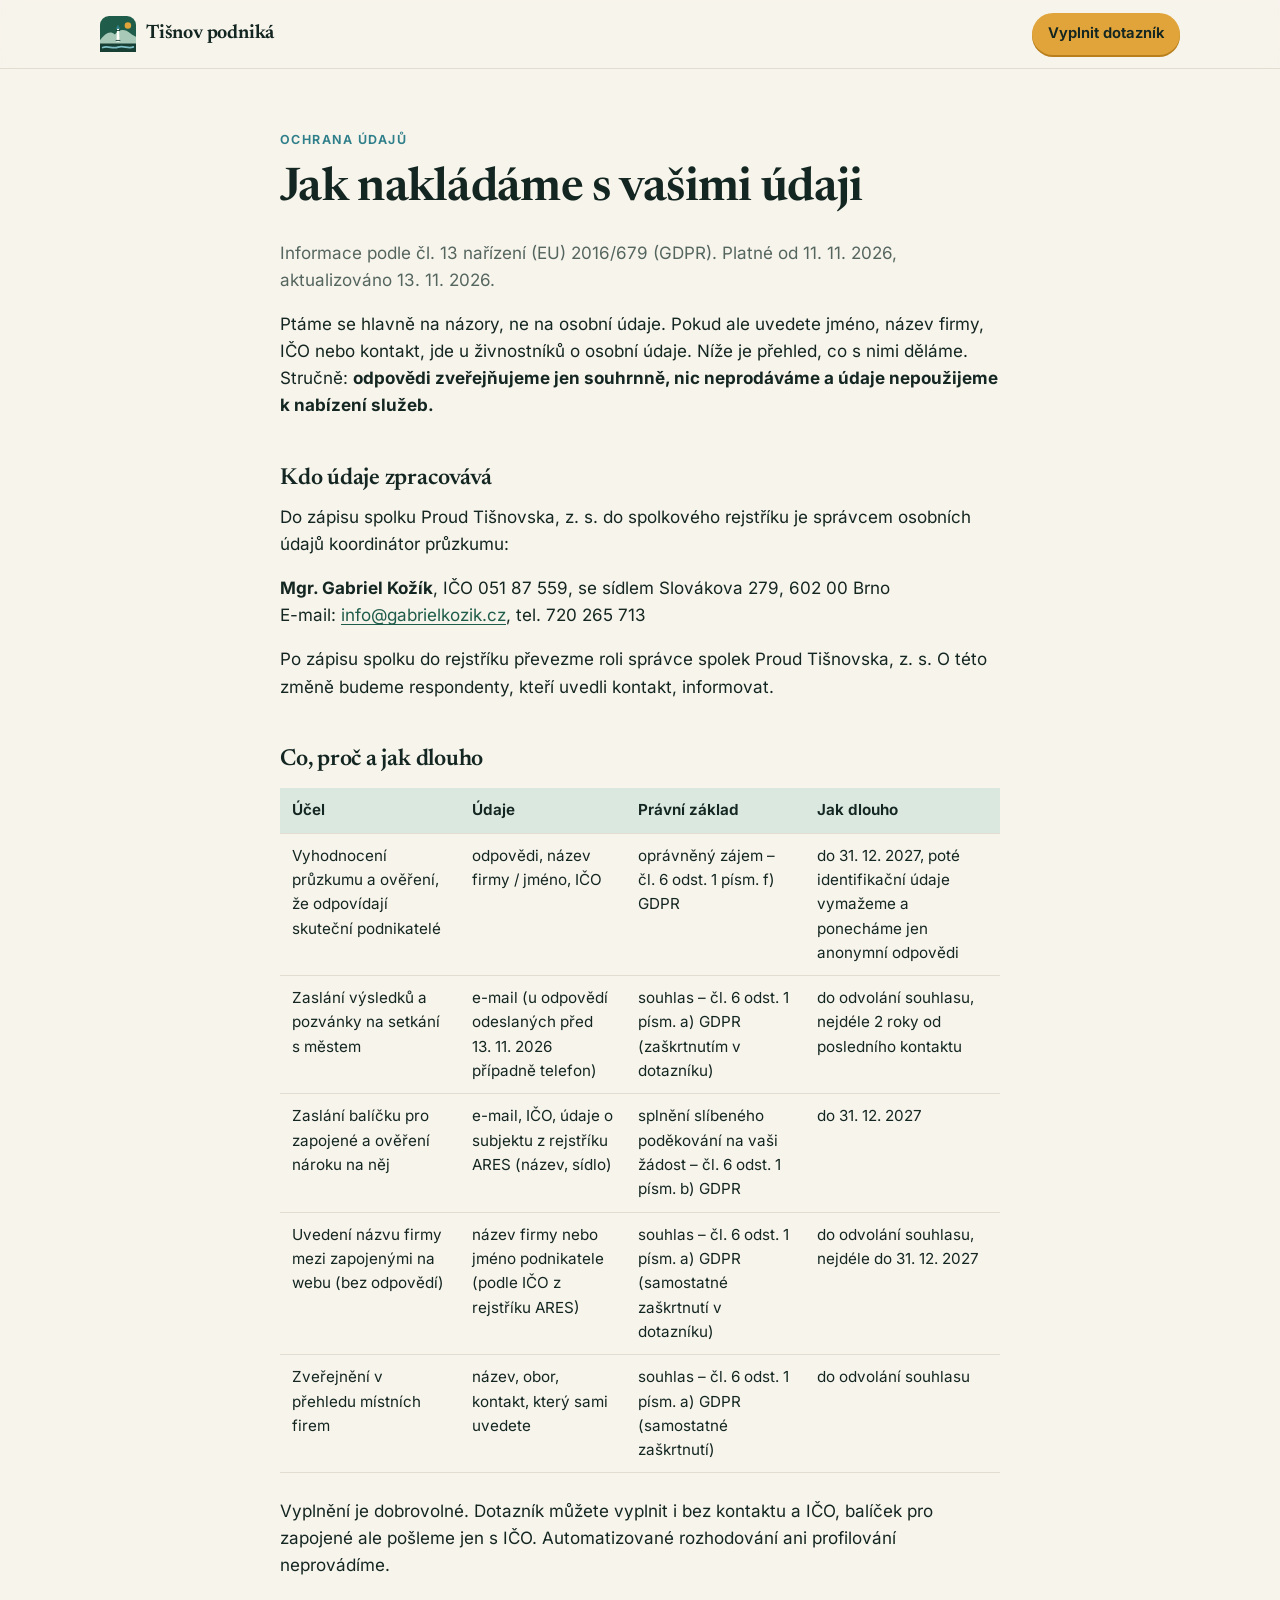
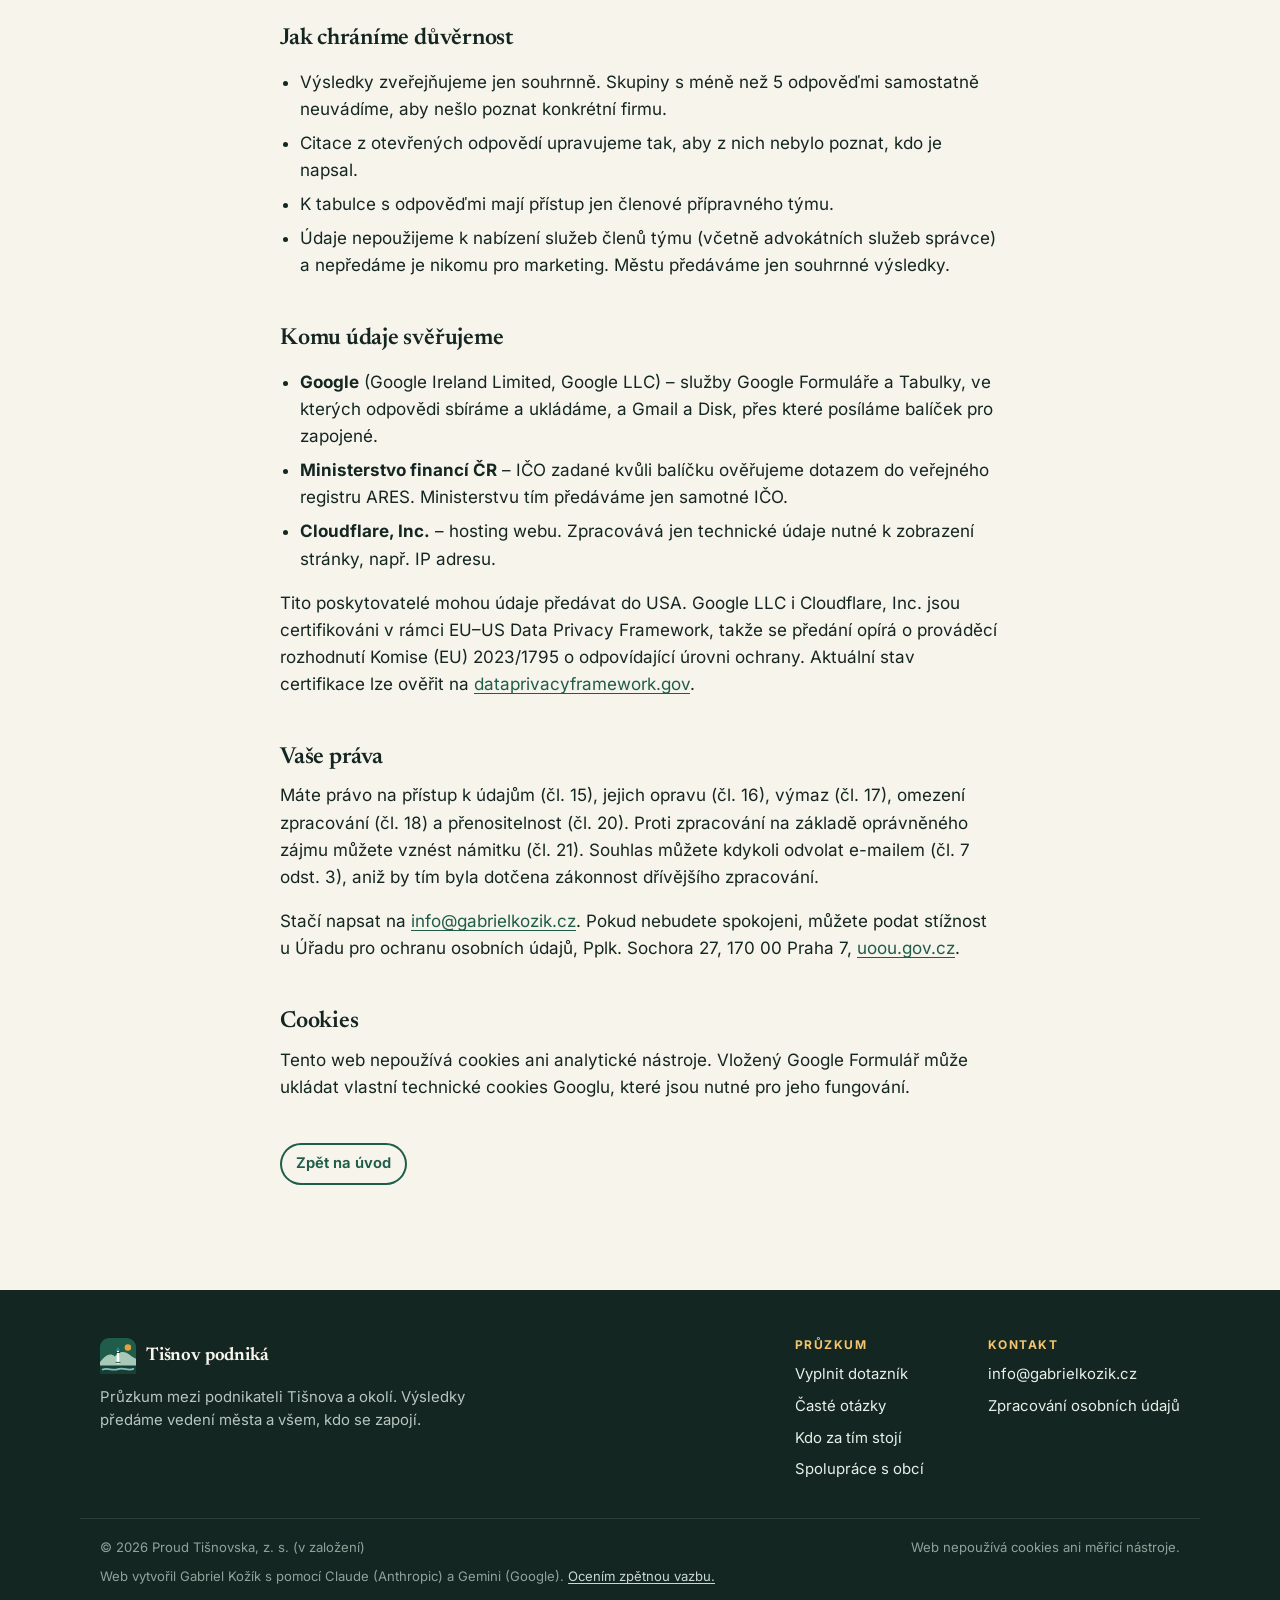
<file: zpracovani-udaju.html>
<!doctype html>
<html lang="cs">
<head>
  <meta charset="utf-8">
  <meta name="viewport" content="width=device-width, initial-scale=1">
  <title>Zpracování osobních údajů – Tišnov podniká</title>
  <meta name="description" content="Jak nakládáme s údaji z průzkumu mezi podnikateli Tišnovska.">
  <link rel="canonical" href="https://tisnovpodnika.cz/zpracovani-udaju">
  <meta name="theme-color" content="#173f34">
  <link rel="icon" href="assets/favicon.svg" type="image/svg+xml">
  <link rel="stylesheet" href="assets/styles.css?v=20261113c">
</head>
<body>
<header class="site-header scrolled">
  <div class="wrap">
    <a class="brand" href="./" aria-label="Tišnov podniká – úvod">
      <svg aria-hidden="true" viewBox="0 0 40 40"><rect width="40" height="40" rx="10" fill="#1f5c4a"/><circle cx="31" cy="10.5" r="3.6" fill="#e0a43a"/><path d="M0 27 C6 19 11 16 16.5 20.5 C21 15 27 13.5 34 19.5 C36.5 21.5 38.5 22.5 40 23 V40 H0Z" fill="#a9c9b8"/><path d="M18.3 28.5 L18.9 14 H21.1 L21.7 28.5Z" fill="#fffdf8"/><path d="M17.6 14.2 H22.4 L20 9.6Z" fill="#2f7f8a"/><rect x="17.7" y="15.6" width="4.6" height="1" fill="#173f34"/><rect x="17.4" y="26.6" width="5.2" height="1" fill="#173f34"/><path d="M0 30.5 H40 V40 H0Z" fill="#173f34"/><path d="M3 35 C9 32.5 14 37 20 34.6 C26 32.3 31 36.8 37 34.4" fill="none" stroke="#7fc0c7" stroke-width="2" stroke-linecap="round"/></svg>
      <span>Tišnov podniká</span>
    </a>
    <nav class="nav"><a class="btn btn--small" href="./#dotaznik">Vyplnit dotazník</a></nav>
  </div>
</header>

<main class="prose">
  <span class="eyebrow">Ochrana údajů</span>
  <h1>Jak nakládáme s vašimi údaji</h1>
  <p class="meta">Informace podle čl. 13 nařízení (EU) 2016/679 (GDPR). Platné od 11. 11. 2026, aktualizováno 13. 11. 2026.</p>

  <p>Ptáme se hlavně na názory, ne na osobní údaje. Pokud ale uvedete jméno, název firmy, IČO nebo kontakt, jde u živnostníků o osobní údaje. Níže je přehled, co s nimi děláme. Stručně: <b>odpovědi zveřejňujeme jen souhrnně, nic neprodáváme a údaje nepoužijeme k nabízení služeb.</b></p>

  <h2>Kdo údaje zpracovává</h2>
  <p>Do zápisu spolku Proud Tišnovska, z. s. do spolkového rejstříku je správcem osobních údajů koordinátor průzkumu:</p>
  <p><b>Mgr. Gabriel Kožík</b>, IČO 051 87 559, se sídlem Slovákova 279, 602 00 Brno<br>
  E-mail: <a href="mailto:info@gabrielkozik.cz">info@gabrielkozik.cz</a>, tel. 720 265 713</p>
  <p>Po zápisu spolku do rejstříku převezme roli správce spolek Proud Tišnovska, z. s. O této změně budeme respondenty, kteří uvedli kontakt, informovat.</p>

  <h2>Co, proč a jak dlouho</h2>
  <table>
    <thead><tr><th>Účel</th><th>Údaje</th><th>Právní základ</th><th>Jak dlouho</th></tr></thead>
    <tbody>
      <tr>
        <td>Vyhodnocení průzkumu a ověření, že odpovídají skuteční podnikatelé</td>
        <td>odpovědi, název firmy / jméno, IČO</td>
        <td>oprávněný zájem – čl. 6 odst. 1 písm. f) GDPR</td>
        <td>do 31. 12. 2027, poté identifikační údaje vymažeme a ponecháme jen anonymní odpovědi</td>
      </tr>
      <tr>
        <td>Zaslání výsledků a pozvánky na setkání s městem</td>
        <td>e-mail (u odpovědí odeslaných před 13. 11. 2026 případně telefon)</td>
        <td>souhlas – čl. 6 odst. 1 písm. a) GDPR (zaškrtnutím v dotazníku)</td>
        <td>do odvolání souhlasu, nejdéle 2 roky od posledního kontaktu</td>
      </tr>
      <tr>
        <td>Zaslání balíčku pro zapojené a ověření nároku na něj</td>
        <td>e-mail, IČO, údaje o subjektu z rejstříku ARES (název, sídlo)</td>
        <td>splnění slíbeného poděkování na vaši žádost – čl. 6 odst. 1 písm. b) GDPR</td>
        <td>do 31. 12. 2027</td>
      </tr>
      <tr>
        <td>Uvedení názvu firmy mezi zapojenými na webu (bez odpovědí)</td>
        <td>název firmy nebo jméno podnikatele (podle IČO z rejstříku ARES)</td>
        <td>souhlas – čl. 6 odst. 1 písm. a) GDPR (samostatné zaškrtnutí v dotazníku)</td>
        <td>do odvolání souhlasu, nejdéle do 31. 12. 2027</td>
      </tr>
      <tr>
        <td>Zveřejnění v přehledu místních firem</td>
        <td>název, obor, kontakt, který sami uvedete</td>
        <td>souhlas – čl. 6 odst. 1 písm. a) GDPR (samostatné zaškrtnutí)</td>
        <td>do odvolání souhlasu</td>
      </tr>
    </tbody>
  </table>
  <p>Vyplnění je dobrovolné. Dotazník můžete vyplnit i bez kontaktu a IČO, balíček pro zapojené ale pošleme jen s IČO. Automatizované rozhodování ani profilování neprovádíme.</p>

  <h2>Jak chráníme důvěrnost</h2>
  <ul>
    <li>Výsledky zveřejňujeme jen souhrnně. Skupiny s méně než 5 odpověďmi samostatně neuvádíme, aby nešlo poznat konkrétní firmu.</li>
    <li>Citace z otevřených odpovědí upravujeme tak, aby z nich nebylo poznat, kdo je napsal.</li>
    <li>K tabulce s odpověďmi mají přístup jen členové přípravného týmu.</li>
    <li>Údaje nepoužijeme k nabízení služeb členů týmu (včetně advokátních služeb správce) a nepředáme je nikomu pro marketing. Městu předáváme jen souhrnné výsledky.</li>
  </ul>

  <h2>Komu údaje svěřujeme</h2>
  <ul>
    <li><b>Google</b> (Google Ireland Limited, Google LLC) – služby Google Formuláře a Tabulky, ve kterých odpovědi sbíráme a ukládáme, a Gmail a Disk, přes které posíláme balíček pro zapojené.</li>
    <li><b>Ministerstvo financí ČR</b> – IČO zadané kvůli balíčku ověřujeme dotazem do veřejného registru ARES. Ministerstvu tím předáváme jen samotné IČO.</li>
    <li><b>Cloudflare, Inc.</b> – hosting webu. Zpracovává jen technické údaje nutné k zobrazení stránky, např. IP adresu.</li>
  </ul>
  <p>Tito poskytovatelé mohou údaje předávat do USA. Google LLC i Cloudflare, Inc. jsou certifikováni v rámci EU–US Data Privacy Framework, takže se předání opírá o prováděcí rozhodnutí Komise (EU) 2023/1795 o odpovídající úrovni ochrany. Aktuální stav certifikace lze ověřit na <a href="https://www.dataprivacyframework.gov/list" rel="noopener">dataprivacyframework.gov</a>.</p>

  <h2>Vaše práva</h2>
  <p>Máte právo na přístup k údajům (čl. 15), jejich opravu (čl. 16), výmaz (čl. 17), omezení zpracování (čl. 18) a přenositelnost (čl. 20). Proti zpracování na základě oprávněného zájmu můžete vznést námitku (čl. 21). Souhlas můžete kdykoli odvolat e-mailem (čl. 7 odst. 3), aniž by tím byla dotčena zákonnost dřívějšího zpracování.</p>
  <p>Stačí napsat na <a href="mailto:info@gabrielkozik.cz">info@gabrielkozik.cz</a>. Pokud nebudete spokojeni, můžete podat stížnost u Úřadu pro ochranu osobních údajů, Pplk. Sochora 27, 170 00 Praha 7, <a href="https://uoou.gov.cz" rel="noopener">uoou.gov.cz</a>.</p>

  <h2>Cookies</h2>
  <p>Tento web nepoužívá cookies ani analytické nástroje. Vložený Google Formulář může ukládat vlastní technické cookies Googlu, které jsou nutné pro jeho fungování.</p>

  <p style="margin-top:2.5em"><a class="btn btn--ghost btn--small" href="./">Zpět na úvod</a></p>
</main>

<footer class="site-footer">
  <div class="wrap footer-top">
    <div class="footer-brand">
      <a class="brand" href="./"><svg aria-hidden="true" viewBox="0 0 40 40"><rect width="40" height="40" rx="10" fill="#1f5c4a"/><circle cx="31" cy="10.5" r="3.6" fill="#e0a43a"/><path d="M0 27 C6 19 11 16 16.5 20.5 C21 15 27 13.5 34 19.5 C36.5 21.5 38.5 22.5 40 23 V40 H0Z" fill="#a9c9b8"/><path d="M18.3 28.5 L18.9 14 H21.1 L21.7 28.5Z" fill="#fffdf8"/><path d="M17.6 14.2 H22.4 L20 9.6Z" fill="#2f7f8a"/><rect x="17.7" y="15.6" width="4.6" height="1" fill="#173f34"/><rect x="17.4" y="26.6" width="5.2" height="1" fill="#173f34"/><path d="M0 30.5 H40 V40 H0Z" fill="#173f34"/><path d="M3 35 C9 32.5 14 37 20 34.6 C26 32.3 31 36.8 37 34.4" fill="none" stroke="#7fc0c7" stroke-width="2" stroke-linecap="round"/></svg><span>Tišnov podniká</span></a>
      <p>Průzkum mezi podnikateli Tišnova a okolí. Výsledky předáme vedení města a všem, kdo se zapojí.</p>
    </div>
    <nav class="footer-nav" aria-label="Odkazy v patičce">
      <div>
        <h2>Průzkum</h2>
        <a href="./#dotaznik">Vyplnit dotazník</a>
        <a href="./#otazky">Časté otázky</a>
        <a href="./#kdo">Kdo za tím stojí</a>
        <a href="spoluprace-s-obci.html">Spolupráce s obcí</a>
      </div>
      <div>
        <h2>Kontakt</h2>
        <a href="mailto:info@gabrielkozik.cz">info@gabrielkozik.cz</a>
        <a href="zpracovani-udaju.html">Zpracování osobních údajů</a>
      </div>
    </nav>
  </div>
  <div class="wrap footer-bottom">
    <span>© 2026 Proud Tišnovska, z. s. (v založení)</span>
    <span>Web nepoužívá cookies ani měřicí nástroje.</span>
    <span class="footer-credit">Web vytvořil Gabriel Kožík s pomocí Claude (Anthropic) a Gemini (Google). <a href="mailto:info@gabrielkozik.cz?subject=Zpětná%20vazba%20k%20webu%20Tišnov%20podniká">Ocením zpětnou vazbu.</a></span>
  </div>
</footer>
</body>
</html>
</file>
<file: assets/styles.css>
/* Tišnov podniká – styly webu */

@font-face {
  font-family: "Newsreader";
  font-style: normal;
  font-display: swap;
  font-weight: 200 800;
  src: url("fonts/newsreader-latin-ext-opsz-normal.woff2") format("woff2-variations");
  unicode-range: U+0100-02BA, U+02BD-02C5, U+02C7-02CC, U+02CE-02D7, U+02DD-02FF, U+0304, U+0308, U+0329, U+1D00-1DBF, U+1E00-1E9F, U+1EF2-1EFF, U+2020, U+20A0-20AB, U+20AD-20C0, U+2113, U+2C60-2C7F, U+A720-A7FF;
}
@font-face {
  font-family: "Newsreader";
  font-style: normal;
  font-display: swap;
  font-weight: 200 800;
  src: url("fonts/newsreader-latin-opsz-normal.woff2") format("woff2-variations");
  unicode-range: U+0000-00FF, U+0131, U+0152-0153, U+02BB-02BC, U+02C6, U+02DA, U+02DC, U+0304, U+0308, U+0329, U+2000-206F, U+20AC, U+2122, U+2191, U+2193, U+2212, U+2215, U+FEFF, U+FFFD;
}

@font-face {
  font-family: "Inter";
  font-style: normal;
  font-display: swap;
  font-weight: 300 800;
  src: url("fonts/inter-latin-ext-wght-normal.woff2") format("woff2-variations");
  unicode-range: U+0100-02BA, U+02BD-02C5, U+02C7-02CC, U+02CE-02D7, U+02DD-02FF, U+0304, U+0308, U+0329, U+1D00-1DBF, U+1E00-1E9F, U+1EF2-1EFF, U+2020, U+20A0-20AB, U+20AD-20C0, U+2113, U+2C60-2C7F, U+A720-A7FF;
}
@font-face {
  font-family: "Inter";
  font-style: normal;
  font-display: swap;
  font-weight: 300 800;
  src: url("fonts/inter-latin-wght-normal.woff2") format("woff2-variations");
  unicode-range: U+0000-00FF, U+0131, U+0152-0153, U+02BB-02BC, U+02C6, U+02DA, U+02DC, U+0304, U+0308, U+0329, U+2000-206F, U+20AC, U+2122, U+2191, U+2193, U+2212, U+2215, U+FEFF, U+FFFD;
}

:root {
  --ink: #142621;
  --green: #1f5c4a;
  --green-deep: #173f34;
  --river: #2f7f8a;
  --sage: #a9c9b8;
  --mist: #dbe8e0;
  --paper: #f7f4ec;
  --card: #fffdf8;
  --amber: #e0a43a;
  --amber-deep: #b97f1c;
  --amber-light: #f3c46e;
  --muted: #55665f;
  --line: #e2ddd0;
  --radius: 14px;
  --wrap: 1120px;
  --serif: "Newsreader", Georgia, "Times New Roman", serif;
  --sans: "Inter", system-ui, -apple-system, "Segoe UI", Roboto, Arial, sans-serif;
  color-scheme: light;
}

*, *::before, *::after { box-sizing: border-box; }
html { scroll-behavior: smooth; -webkit-text-size-adjust: 100%; }
body {
  margin: 0;
  background: var(--paper);
  color: var(--ink);
  font-family: var(--sans);
  font-size: 17px;
  line-height: 1.6;
}
img, svg { display: block; max-width: 100%; }
a { color: var(--green); text-underline-offset: 3px; }
a:hover { color: var(--green-deep); }
:focus-visible { outline: 3px solid var(--amber); outline-offset: 3px; border-radius: 6px; }

.wrap { max-width: var(--wrap); margin: 0 auto; padding: 0 20px; }
.skip { position: absolute; left: -9999px; }
.skip:focus { left: 16px; top: 16px; background: var(--card); padding: 8px 14px; z-index: 100; }

h1, h2, h3 { font-family: var(--serif); font-weight: 600; line-height: 1.12; letter-spacing: -0.01em; margin: 0 0 .5em; }
h1 { font-size: clamp(2.5rem, 6vw, 4.4rem); font-weight: 620; letter-spacing: -0.015em; }
h2 { font-size: clamp(1.7rem, 3.4vw, 2.5rem); }
h3 { font-size: 1.25rem; }
p { margin: 0 0 1em; }

.eyebrow {
  display: inline-block;
  font-size: .78rem; font-weight: 650; letter-spacing: .12em; text-transform: uppercase;
  color: var(--river); margin-bottom: .9rem;
}

/* Tlačítka */
.btn {
  display: inline-flex; align-items: center; gap: .55em;
  background: var(--amber); color: var(--ink);
  font-weight: 650; font-size: 1.02rem; text-decoration: none;
  padding: .85em 1.4em; border-radius: 999px; border: 0;
  box-shadow: 0 2px 0 var(--amber-deep);
  transition: transform .15s ease, box-shadow .15s ease, background .15s ease;
}
.btn:hover { color: var(--ink); background: #e8b14f; transform: translateY(-1px); box-shadow: 0 3px 0 var(--amber-deep); }
.btn svg { width: 18px; height: 18px; }
.btn--small { font-size: .92rem; padding: .6em 1.1em; }
.btn--ghost { background: transparent; box-shadow: inset 0 0 0 2px var(--green); color: var(--green); }
.btn--ghost:hover { background: var(--green); color: var(--paper); box-shadow: inset 0 0 0 2px var(--green); }

/* Hlavička */
.site-header {
  position: sticky; top: 0; z-index: 50;
  background: rgba(247, 244, 236, .92);
  backdrop-filter: saturate(140%) blur(8px);
  -webkit-backdrop-filter: saturate(140%) blur(8px);
  border-bottom: 1px solid transparent;
}
.site-header.scrolled { border-bottom-color: var(--line); }
.site-header .wrap { display: flex; align-items: center; justify-content: space-between; height: 68px; gap: 16px; }
.brand { display: flex; align-items: center; gap: 10px; text-decoration: none; color: var(--ink); }
.brand svg { width: 36px; height: 36px; flex: none; }
.brand span { font-family: var(--serif); font-weight: 650; font-size: 1.22rem; letter-spacing: -.01em; }
.nav { display: flex; align-items: center; gap: 26px; }
.nav a:not(.btn) { color: var(--muted); text-decoration: none; font-size: .95rem; font-weight: 500; }
.nav a:not(.btn):hover { color: var(--ink); }

/* Hero */
.hero { position: relative; overflow: hidden; padding: 64px 0 0; }
.hero-grid { display: grid; grid-template-columns: 1.25fr .75fr; gap: 48px; align-items: end; }
.hero h1 em { font-style: normal; color: var(--green); }
.lead { font-size: 1.2rem; color: var(--muted); max-width: 36em; }
.hero-actions { display: flex; flex-wrap: wrap; align-items: center; gap: 14px 22px; margin-top: 1.6rem; }
.counter {
  display: inline-flex; align-items: center; gap: 10px;
  font-size: .98rem; color: var(--muted);
}
.counter strong { font-family: var(--serif); font-size: 1.5rem; color: var(--ink); font-weight: 650; }
.counter .dot { width: 10px; height: 10px; border-radius: 50%; background: var(--river); box-shadow: 0 0 0 4px rgba(47,127,138,.18); }

.facts { list-style: none; margin: 0; padding: 0; display: grid; gap: 12px; }
.facts li {
  background: var(--card); border: 1px solid var(--line); border-radius: var(--radius);
  padding: 14px 18px; display: flex; align-items: baseline; gap: 12px;
}
.facts b { font-family: var(--serif); font-size: 1.6rem; font-weight: 650; color: var(--green); min-width: 2.4em; }
.facts span { color: var(--muted); font-size: .95rem; line-height: 1.35; }

.landscape {
  margin-top: 40px;
  width: 100%;
  height: auto;
  min-height: 170px;
}

/* Sekce */
section { padding: 88px 0; }
.section--tint { background: var(--mist); }
.section--dark { background: var(--green-deep); color: var(--paper); }
.section--dark .eyebrow { color: var(--amber); }
.section-head { max-width: 680px; margin-bottom: 44px; }
.section-head p { color: var(--muted); font-size: 1.08rem; }
.section--dark .section-head p { color: #c9d9d1; }

.why { display: grid; grid-template-columns: .9fr 1.1fr; gap: 56px; align-items: start; }
.why p { font-size: 1.12rem; }
.why .quote {
  font-family: var(--serif); font-size: clamp(1.45rem, 2.6vw, 1.9rem); line-height: 1.3;
  color: var(--green-deep); border-left: 4px solid var(--amber); padding-left: 22px; margin: 0;
}

/* Karty přínosů */
.cards { display: grid; grid-template-columns: repeat(4, 1fr); gap: 18px; }
.card {
  background: var(--card); border: 1px solid var(--line); border-radius: var(--radius);
  padding: 26px 22px 24px; display: flex; flex-direction: column; gap: 10px;
}
.card .icon { width: 46px; height: 46px; border-radius: 12px; background: var(--mist); display: grid; place-items: center; color: var(--green); }
.card .icon svg { width: 24px; height: 24px; }
.card .when { font-size: .74rem; font-weight: 700; letter-spacing: .1em; text-transform: uppercase; color: var(--river); margin-top: 6px; }
.card h3 { margin: 0; font-size: 1.15rem; }
.card p { margin: 0; color: var(--muted); font-size: .97rem; }

/* Časová osa */
.steps { list-style: none; padding: 0; margin: 0; display: grid; grid-template-columns: repeat(4, 1fr); gap: 0; counter-reset: s; }
.steps li { position: relative; padding: 0 18px 0 0; counter-increment: s; }
.steps li::before {
  content: counter(s); display: grid; place-items: center;
  width: 42px; height: 42px; border-radius: 50%;
  background: var(--amber); color: var(--ink); font-family: var(--serif); font-weight: 700; font-size: 1.15rem;
  position: relative; z-index: 1; margin-bottom: 16px;
}
.steps li::after { content: ""; position: absolute; top: 21px; left: 42px; right: 0; height: 2px; background: rgba(247,244,236,.25); }
.steps li:last-child::after { display: none; }
.steps .t { font-size: .78rem; font-weight: 700; letter-spacing: .1em; text-transform: uppercase; color: var(--amber); }
.steps h3 { margin: 4px 0 6px; color: var(--paper); }
.steps p { color: #c9d9d1; font-size: .96rem; margin: 0; }

/* Pro koho */
.who { display: grid; grid-template-columns: .8fr 1.2fr; gap: 56px; align-items: center; }
.chips { list-style: none; margin: 0; padding: 0; display: flex; flex-wrap: wrap; gap: 10px; }
.chips li {
  display: inline-flex; align-items: center; gap: 8px;
  background: var(--card); border: 1px solid var(--line); border-radius: 999px;
  padding: 9px 16px; font-weight: 550; font-size: .97rem;
}
.chips li svg { width: 18px; height: 18px; color: var(--river); }

/* Formulář */
.form-card {
  background: var(--card); border: 1px solid var(--line); border-radius: 20px;
  box-shadow: 0 18px 40px -24px rgba(20, 38, 33, .35);
  padding: 12px; max-width: 720px; margin: 0 auto;
}
.form-card iframe { width: 100%; height: 860px; border: 0; border-radius: 12px; display: block; }
.bonus {
  max-width: 720px; margin: 0 auto 28px; padding: 20px 24px;
  background: #fff; border: 1px solid var(--line); border-left: 5px solid var(--amber);
  border-radius: var(--radius);
}
.bonus-tag { font-size: .78rem; font-weight: 700; letter-spacing: .1em; text-transform: uppercase; color: var(--amber-deep); }
.bonus h3 { margin: 4px 0 8px; }
.bonus ul { margin: 0 0 10px; padding-left: 1.2em; }
.bonus p { margin: 0; color: var(--muted); font-size: .95rem; }
@media (max-width: 640px) { .bonus { padding: 16px 16px; } }
.form-actions { display: flex; flex-direction: column; align-items: center; gap: 10px; margin: 0 auto 24px; text-align: center; }
.form-actions span { color: var(--muted); font-size: .9rem; }
.form-placeholder {
  border: 2px dashed var(--sage); border-radius: 12px; padding: 56px 24px; text-align: center; color: var(--muted);
}
.form-placeholder h3 { color: var(--ink); }
.form-open { text-align: center; margin: 14px 0 0; font-size: .95rem; }
.form-note { text-align: center; color: var(--muted); font-size: .92rem; margin-top: 16px; }

/* FAQ */
.faq { max-width: 820px; margin: 0 auto; }
.faq details { border-bottom: 1px solid var(--line); }
.faq summary {
  list-style: none; cursor: pointer; padding: 22px 44px 22px 0; position: relative;
  font-family: var(--serif); font-size: 1.2rem; font-weight: 600;
}
.faq summary::-webkit-details-marker { display: none; }
.faq summary::after {
  content: ""; position: absolute; right: 6px; top: 50%; width: 12px; height: 12px;
  border-right: 2.5px solid var(--green); border-bottom: 2.5px solid var(--green);
  transform: translateY(-70%) rotate(45deg); transition: transform .2s ease;
}
.faq details[open] summary::after { transform: translateY(-30%) rotate(-135deg); }
.faq details p { color: var(--muted); padding-right: 44px; margin: -6px 0 22px; }

/* Tým */
.team { display: grid; grid-template-columns: 1fr 1fr; gap: 56px; align-items: center; }
.people { list-style: none; margin: 0; padding: 0; display: grid; gap: 14px; }
.people li { display: flex; align-items: center; gap: 16px; background: var(--card); border: 1px solid var(--line); border-radius: var(--radius); padding: 14px 18px; }
.people .avatar-img {
  width: 64px; height: 64px; border-radius: 50%; object-fit: cover; flex: none;
  box-shadow: 0 0 0 3px var(--card), 0 0 0 5px var(--sage);
}
.people li:nth-child(1) .avatar-img { box-shadow: 0 0 0 3px var(--card), 0 0 0 5px var(--amber); }
.avatar {
  width: 52px; height: 52px; border-radius: 50%; flex: none;
  display: grid; place-items: center;
  background: var(--green); color: var(--paper); font-family: var(--serif); font-weight: 650; font-size: 1.15rem;
}
.people li:nth-child(2) .avatar { background: var(--river); }
.people li:nth-child(3) .avatar { background: var(--amber); color: var(--ink); }
.people b { display: block; font-size: 1.05rem; }
.people small { color: var(--muted); font-size: .9rem; }

/* CTA pás */
.cta-band { text-align: center; }
.cta-band h2 { max-width: 18em; margin-left: auto; margin-right: auto; }
.cta-band p { color: #c9d9d1; max-width: 34em; margin: 0 auto 1.6em; }

/* Patička */
.site-footer { background: var(--ink); color: #b8c6bf; font-size: .93rem; }
.site-footer a { color: #e8efe9; text-decoration: none; }
.site-footer a:hover { color: var(--amber-light, #f3c46e); text-decoration: underline; }
.site-footer .footer-top { display: flex; flex-wrap: wrap; justify-content: space-between; gap: 32px 48px; padding-top: 48px; padding-bottom: 36px; }
.footer-brand { max-width: 380px; }
.footer-brand .brand span { color: var(--paper); font-size: 1.15rem; }
.footer-brand p { margin: 12px 0 0; line-height: 1.55; }
.footer-nav { display: flex; flex-wrap: wrap; gap: 24px 64px; }
.footer-nav div { display: flex; flex-direction: column; gap: 8px; }
.footer-nav h2 { font-family: var(--sans); font-size: .75rem; font-weight: 700; letter-spacing: .12em; text-transform: uppercase; color: var(--amber-light, #f3c46e); margin: 0 0 4px; }
.site-footer .footer-bottom { display: flex; flex-wrap: wrap; justify-content: space-between; gap: 8px 24px; padding-top: 18px; padding-bottom: 22px; border-top: 1px solid rgba(255,255,255,.1); font-size: .82rem; color: #8fa39a; }

.site-footer .footer-credit { flex-basis: 100%; }
.site-footer .footer-credit a { color: #c9d9d1; text-decoration: underline; text-underline-offset: 2px; }

/* Kde data skončí */
.data-path { max-width: 720px; margin: 0 auto 22px; padding: 20px 24px; background: var(--card);
  border: 1px solid var(--line); border-left: 5px solid var(--green); border-radius: var(--radius); }
.data-path h3 { margin: 0 0 10px; }
.data-path ol { margin: 0 0 10px; padding-left: 1.3em; display: grid; gap: 8px; }
.data-path li { color: var(--muted); }
.data-path li b { color: var(--ink); }
.data-path p { margin: 0; font-size: .95rem; }
@media (max-width: 640px) { .data-path { padding: 16px; } }
.bonus .bonus-author { color: var(--ink); font-weight: 600; margin: 0 0 8px; }

/* Zapojené firmy a video */
.zapojeni { margin: 0 0 14px; font-size: .95rem; color: var(--muted); }
.zapojeni span { font-weight: 700; color: var(--ink); margin-right: 4px; }
.intro-video { display: block; width: 100%; max-width: 820px; margin: 0 auto; border-radius: var(--radius); background: #000; aspect-ratio: 16 / 9; }

/* Upoutávka na podstránku Spolupráce s obcí */
.teaser { padding-top: 0; padding-bottom: 0; }
.teaser-band {
  display: flex; align-items: center; justify-content: space-between; gap: 24px 40px;
  background: var(--card); border: 1px solid var(--line); border-left: 5px solid var(--river);
  border-radius: var(--radius); padding: 26px 30px; margin-top: 56px; margin-bottom: 8px;
}
.teaser-band h2 { margin: 4px 0 6px; font-size: clamp(1.3rem, 2.4vw, 1.7rem); }
.teaser-band p { margin: 0; color: var(--muted); }
.teaser-band .btn { flex-shrink: 0; }
@media (max-width: 720px) {
  .teaser-band { flex-direction: column; align-items: flex-start; padding: 20px 18px; margin-left: 16px; margin-right: 16px; }
}

/* Podstránka Spolupráce s obcí */
.prose .lead { font-size: 1.12rem; color: var(--muted); }
.prose--coop section.coop-group { margin-top: 2.2em; padding: 0; }
.coop-group h2 { margin: 0 0 .7em; }
.coop-dir { display: inline-block; font-size: .8rem; font-weight: 700; letter-spacing: .1em; text-transform: uppercase;
  color: var(--paper); background: var(--green); padding: 6px 12px; border-radius: 999px; font-family: inherit; }
.coop-dir--alt { background: var(--amber-deep); }
.coop-list { list-style: none; padding: 0 !important; margin: 0; display: grid; gap: 12px; grid-template-columns: 1fr 1fr; }
.coop-list li { background: var(--card); border: 1px solid var(--line); border-top: 4px solid var(--green); border-radius: 12px; padding: 16px 18px; }
.coop-list--alt li { border-top-color: var(--amber); }
.coop-list h3 { margin: 0 0 4px; font-size: 1.08rem; }
.coop-list p { margin: 0; color: var(--muted); font-size: .97rem; }
.coop-note { margin-top: 2.4em; background: var(--mist); border-radius: var(--radius); padding: 20px 24px; }
.coop-note h2 { margin: 0 0 .4em; font-size: 1.2rem; }
.coop-note p { margin: 0; }
.coop-cta { margin-top: 2.4em; text-align: center; background: var(--green-deep); color: var(--paper); border-radius: var(--radius); padding: 30px 24px; }
.coop-cta h2 { margin: 0 0 .4em; color: var(--paper); }
.coop-cta p { color: #c9d9d1; margin: 0 auto 18px; max-width: 520px; }
@media (max-width: 640px) { .coop-list { grid-template-columns: 1fr; } }

/* Textová podstránka */
.prose { max-width: 760px; margin: 0 auto; padding: 56px 20px 88px; }
.prose h1 { font-size: clamp(2rem, 4.5vw, 2.9rem); }
.prose h2 { font-size: 1.45rem; margin-top: 2em; }
.prose ul { padding-left: 1.2em; }
.prose li { margin-bottom: .4em; }
.prose .meta { color: var(--muted); }
.prose table { width: 100%; border-collapse: collapse; margin: 1em 0 1.6em; font-size: .95rem; }
.prose th, .prose td { text-align: left; vertical-align: top; padding: 10px 12px; border-bottom: 1px solid var(--line); }
.prose th { font-weight: 650; background: var(--mist); }
.todo { background: #fff3d6; border: 1px solid #f0d28f; border-radius: 6px; padding: 0 6px; }

/* Responzivita */
@media (max-width: 960px) {
  .cards { grid-template-columns: 1fr 1fr; }
  .steps { grid-template-columns: 1fr 1fr; gap: 32px 0; }
  .steps li:nth-child(2)::after { display: none; }
}
@media (max-width: 800px) {
  body { font-size: 16px; }
  section { padding: 64px 0; }
  .hero { padding-top: 40px; }
  .hero-grid, .why, .who, .team { grid-template-columns: 1fr; gap: 32px; }
  .nav a:not(.btn) { display: none; }
  .facts { grid-template-columns: repeat(3, 1fr); }
  .facts li { flex-direction: column; gap: 2px; padding: 12px 14px; }
  .facts b { font-size: 1.35rem; min-width: 0; }
}
@media (max-width: 560px) {
  .wrap { padding: 0 16px; }
  .cards { grid-template-columns: 1fr; }
  .steps { grid-template-columns: 1fr; }
  .steps li::after { display: none; }
  .facts { grid-template-columns: 1fr; }
  .facts li { flex-direction: row; align-items: baseline; gap: 12px; }
  .brand span { font-size: 1.08rem; }
  .form-card { padding: 6px; border-radius: 14px; }
  .form-card iframe { height: 78vh; min-height: 520px; }
  .faq summary { font-size: 1.08rem; }
  .prose table { display: block; overflow-x: auto; }
}
@media (prefers-reduced-motion: reduce) {
  html { scroll-behavior: auto; }
  .btn { transition: none; }
}
</file>
